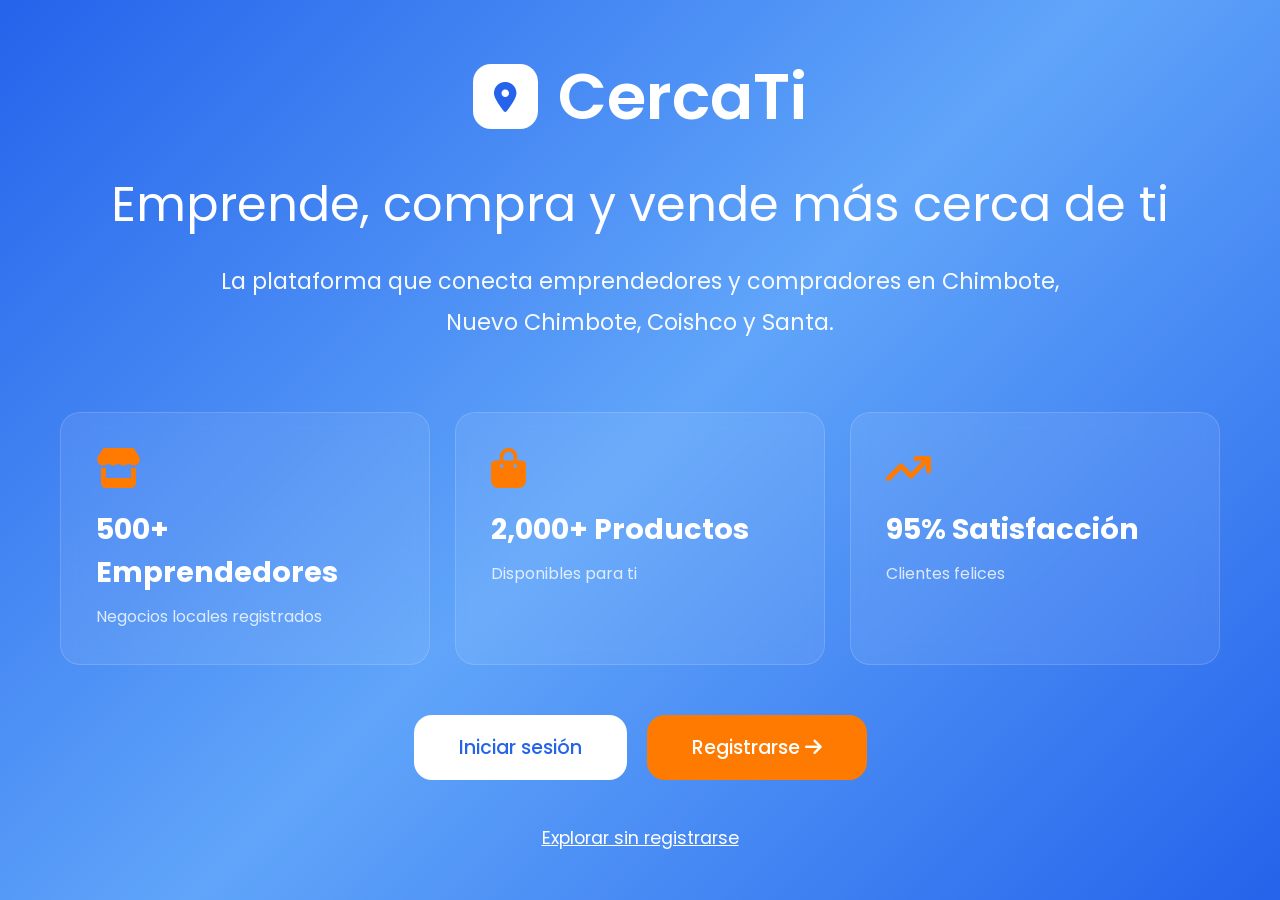
<file: index.html>
<!DOCTYPE html>
<html lang="es">
<head>
    <meta charset="UTF-8">
    <meta name="viewport" content="width=device-width, initial-scale=1.0">
    <title>CERCATI - Emprende cerca de ti</title>

    <link rel="stylesheet" href="assets/css/styles_index.css">

    <!-- ICONOS -->
    <link rel="stylesheet"
        href="https://cdnjs.cloudflare.com/ajax/libs/font-awesome/6.5.1/css/all.min.css">
</head>
<body>

    <main class="hero">

        <!-- LOGO -->
        <div class="logo-container">

            <div class="logo-box">
                <i class="fa-solid fa-location-dot"></i>
            </div>

            <h1>CercaTi</h1>

        </div>

        <!-- TITULO -->
        <h2>
            Emprende, compra y vende más cerca de ti
        </h2>

        <!-- DESCRIPCION -->
        <p class="subtitle">
            La plataforma que conecta emprendedores y compradores en
            Chimbote, Nuevo Chimbote, Coishco y Santa.
        </p>

        <!-- ESTADISTICAS -->
        <section class="stats-container">

            <div class="stat-card">
                <i class="fa-solid fa-store"></i>

                <h3>500+ Emprendedores</h3>

                <p>Negocios locales registrados</p>
            </div>

            <div class="stat-card">
                <i class="fa-solid fa-bag-shopping"></i>

                <h3>2,000+ Productos</h3>

                <p>Disponibles para ti</p>
            </div>

            <div class="stat-card">
                <i class="fa-solid fa-arrow-trend-up"></i>

                <h3>95% Satisfacción</h3>

                <p>Clientes felices</p>
            </div>

        </section>

        <!-- BOTONES -->
        <section class="buttons-container">

            <a href="pages/login.html" class="btn-login">
                Iniciar sesión
            </a>

            <a href="pages/registro_index.html" class="btn-register">
                Registrarse
                <i class="fa-solid fa-arrow-right"></i>
            </a>

        </section>

        <a href="pages/dashboard.html" class="guest-link">
            Explorar sin registrarse
        </a>

    </main>

    <!--  <script src="js/main.js"></script> -->

</body>
</html>
</file>
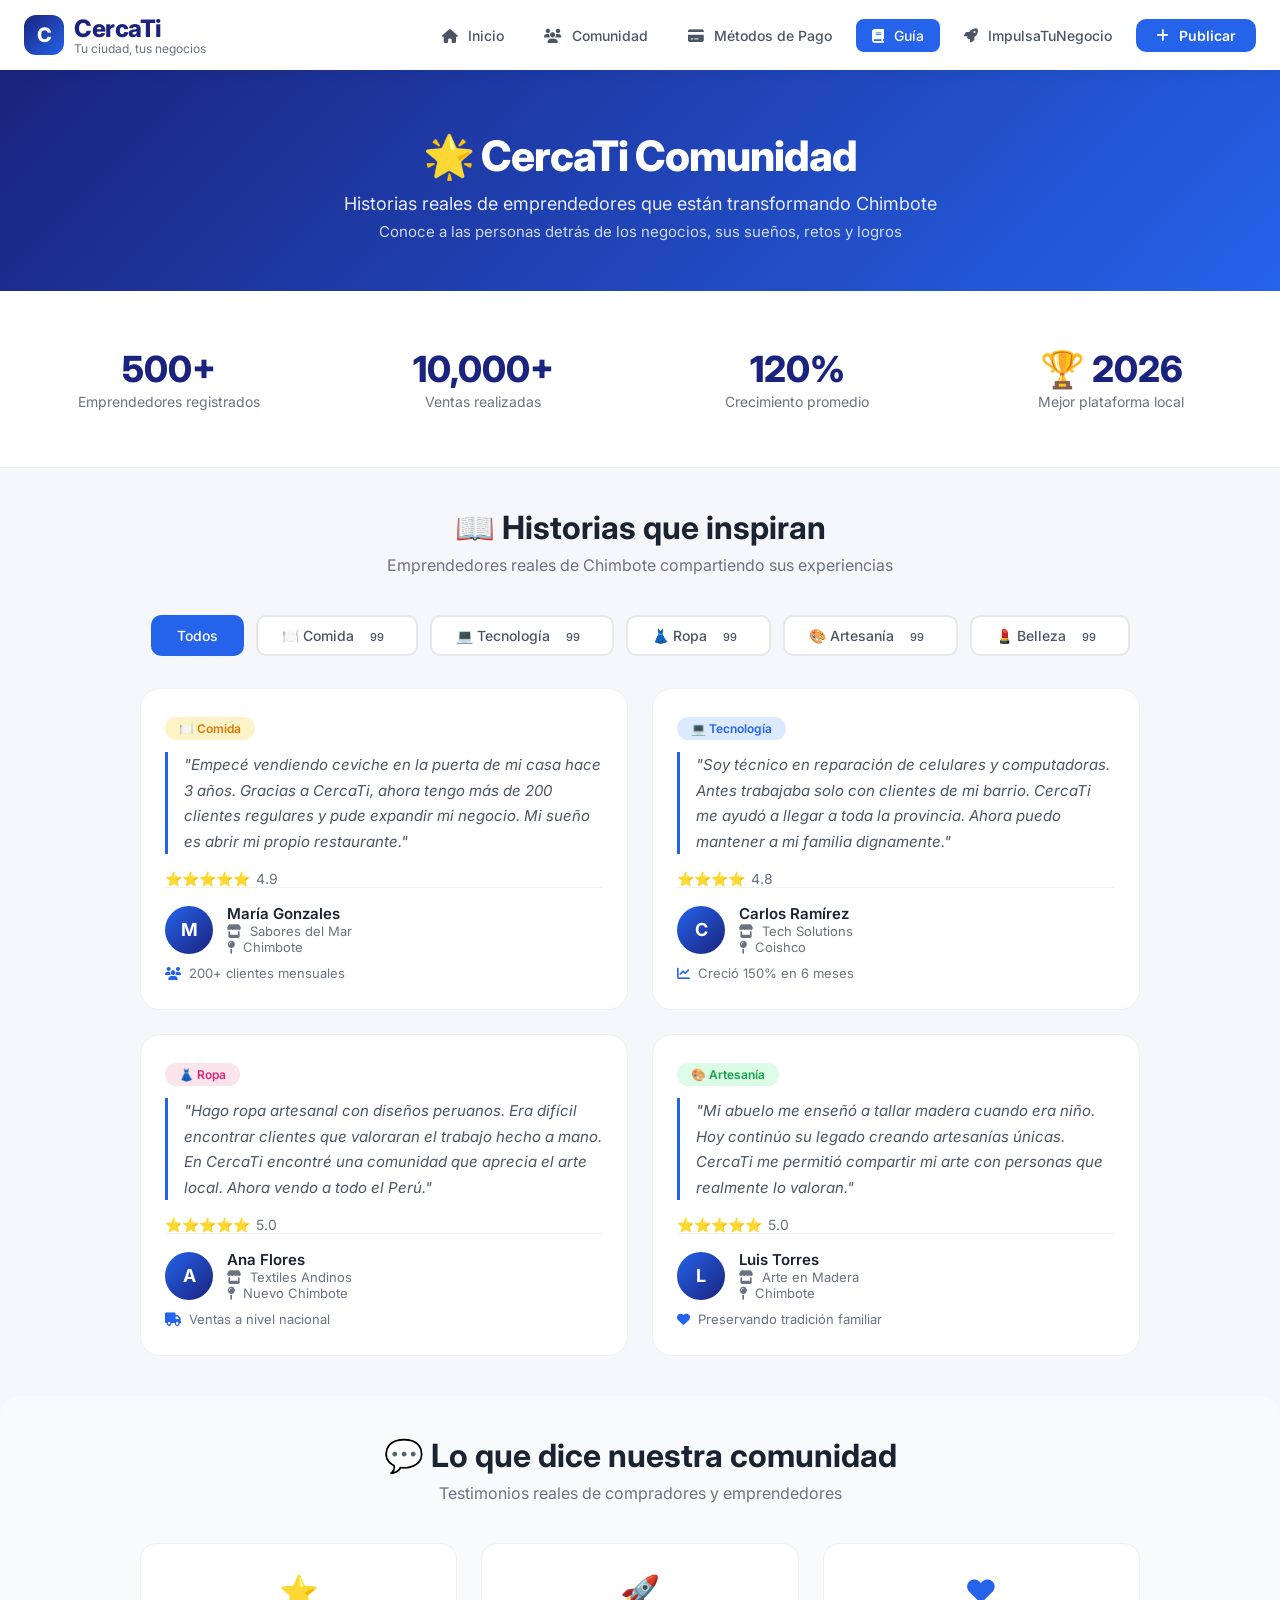
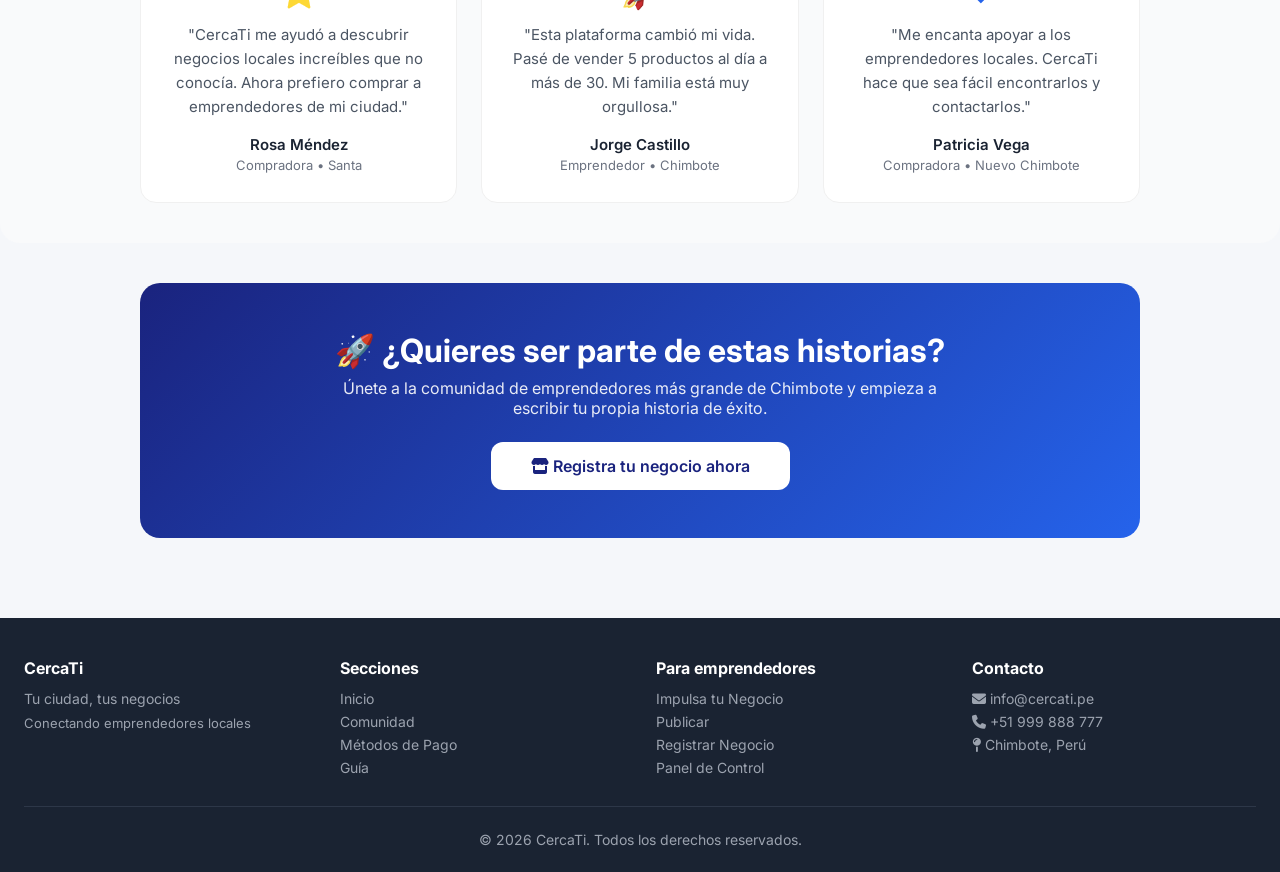
<file: pages/comunidad.html>
<!DOCTYPE html>
<html lang="es">
<head>
    <meta charset="UTF-8">
    <meta name="viewport" content="width=device-width, initial-scale=1.0">
    <title>CercaTi - Comunidad</title>
    
    <link rel="stylesheet" href="https://cdnjs.cloudflare.com/ajax/libs/font-awesome/6.4.0/css/all.min.css">
    
    <link href="https://fonts.googleapis.com/css2?family=Inter:wght@400;500;600;700;800&display=swap" rel="stylesheet">

    <link href="../assets/css/comunidad.css" rel="stylesheet">

</head>
<body>

    <header class="header">
        <div class="header-container">
            <a href="../pages/dashboard.html" class="logo">
                <div class="logo-icon">C</div>
                <div>
                    <span class="logo-text">CercaTi</span>
                    <span class="logo-sub">Tu ciudad, tus negocios</span>
                </div>
            </a>
            
            <nav class="nav-menu">
                <a href="../pages/dashboard.html"><i class="fas fa-home"></i> <span>Inicio</span></a>
                <a href="../pages/comunidad.html"><i class="fas fa-users"></i> <span>Comunidad</span></a>
                <a href="../pages/metodos_pago.html"><i class="fas fa-credit-card"></i> <span>Métodos de Pago</span></a>
                <a href="guia.html" class="active"><i class="fas fa-book"></i> <span>Guía</span></a>
                <a href="#impulsa"><i class="fas fa-rocket"></i> <span>ImpulsaTuNegocio</span></a>
                <a href="#" class="btn-publicar"><i class="fas fa-plus"></i> <span>Publicar</span></a>
            </nav>
        </div>
    </header>

    <!-- ============================================ -->
    <!-- HERO COMUNIDAD                              -->
    <!-- ============================================ -->

    <section class="hero-comunidad">
        <h1>🌟 CercaTi Comunidad</h1>
        <p>Historias reales de emprendedores que están transformando Chimbote</p>
        <p style="font-size: 15px; opacity: 0.8; margin-top: 8px;">Conoce a las personas detrás de los negocios, sus sueños, retos y logros</p>
    </section>

    <!-- ============================================ -->
    <!-- ESTADÍSTICAS                                -->
    <!-- ============================================ -->

    <section class="stats-section">
        <div class="stats-grid">
            <div class="stat-item">
                <span class="stat-number">500+</span>
                <span class="stat-label">Emprendedores registrados</span>
            </div>
            <div class="stat-item">
                <span class="stat-number">10,000+</span>
                <span class="stat-label">Ventas realizadas</span>
            </div>
            <div class="stat-item">
                <span class="stat-number">120%</span>
                <span class="stat-label">Crecimiento promedio</span>
            </div>
            <div class="stat-item">
                <span class="stat-number">🏆 2026</span>
                <span class="stat-label">Mejor plataforma local</span>
            </div>
        </div>
    </section>

    <!-- ============================================ -->
    <!-- HISTORIAS QUE INSPIRAN                     -->
    <!-- ============================================ -->

    <section class="section">
        <div class="section-header">
            <h2>📖 Historias que inspiran</h2>
            <p>Emprendedores reales de Chimbote compartiendo sus experiencias</p>
        </div>

        <!-- Filtros -->
        <div class="filter-tabs">
            <button class="filter-btn active" data-category="all">Todos</button>
            <button class="filter-btn" data-category="comida">🍽️ Comida <span class="count">99</span></button>
            <button class="filter-btn" data-category="tecnologia">💻 Tecnología <span class="count">99</span></button>
            <button class="filter-btn" data-category="ropa">👗 Ropa <span class="count">99</span></button>
            <button class="filter-btn" data-category="artesania">🎨 Artesanía <span class="count">99</span></button>
            <button class="filter-btn" data-category="belleza">💄 Belleza <span class="count">99</span></button>
        </div>

        <div class="stories-grid" id="storiesGrid">

            <!-- Historia 1: María - Comida -->
            <div class="story-card" data-category="comida">
                <span class="story-badge comida">🍽️ Comida</span>
                <div class="story-quote">
                    "Empecé vendiendo ceviche en la puerta de mi casa hace 3 años. Gracias a CercaTi, ahora tengo más de 200 clientes regulares y pude expandir mi negocio. Mi sueño es abrir mi propio restaurante."
                </div>
                <div class="story-rating">
                    ⭐⭐⭐⭐⭐ <span>4.9</span>
                </div>
                <div class="story-author">
                    <div class="avatar">M</div>
                    <div class="info">
                        <h4>María Gonzales</h4>
                        <div class="detail"><i class="fas fa-store"></i> Sabores del Mar</div>
                        <div class="detail"><i class="fas fa-map-pin"></i> Chimbote</div>
                    </div>
                </div>
                <div class="story-meta">
                    <span><i class="fas fa-users"></i> 200+ clientes mensuales</span>
                </div>
            </div>

            <!-- Historia 2: Carlos - Tecnología -->
            <div class="story-card" data-category="tecnologia">
                <span class="story-badge tecnologia">💻 Tecnología</span>
                <div class="story-quote">
                    "Soy técnico en reparación de celulares y computadoras. Antes trabajaba solo con clientes de mi barrio. CercaTi me ayudó a llegar a toda la provincia. Ahora puedo mantener a mi familia dignamente."
                </div>
                <div class="story-rating">
                    ⭐⭐⭐⭐ <span>4.8</span>
                </div>
                <div class="story-author">
                    <div class="avatar">C</div>
                    <div class="info">
                        <h4>Carlos Ramírez</h4>
                        <div class="detail"><i class="fas fa-store"></i> Tech Solutions</div>
                        <div class="detail"><i class="fas fa-map-pin"></i> Coishco</div>
                    </div>
                </div>
                <div class="story-meta">
                    <span><i class="fas fa-chart-line"></i> Creció 150% en 6 meses</span>
                </div>
            </div>

            <!-- Historia 3: Ana - Ropa -->
            <div class="story-card" data-category="ropa">
                <span class="story-badge ropa">👗 Ropa</span>
                <div class="story-quote">
                    "Hago ropa artesanal con diseños peruanos. Era difícil encontrar clientes que valoraran el trabajo hecho a mano. En CercaTi encontré una comunidad que aprecia el arte local. Ahora vendo a todo el Perú."
                </div>
                <div class="story-rating">
                    ⭐⭐⭐⭐⭐ <span>5.0</span>
                </div>
                <div class="story-author">
                    <div class="avatar">A</div>
                    <div class="info">
                        <h4>Ana Flores</h4>
                        <div class="detail"><i class="fas fa-store"></i> Textiles Andinos</div>
                        <div class="detail"><i class="fas fa-map-pin"></i> Nuevo Chimbote</div>
                    </div>
                </div>
                <div class="story-meta">
                    <span><i class="fas fa-truck"></i> Ventas a nivel nacional</span>
                </div>
            </div>

            <!-- Historia 4: Luis - Artesanía -->
            <div class="story-card" data-category="artesania">
                <span class="story-badge artesania">🎨 Artesanía</span>
                <div class="story-quote">
                    "Mi abuelo me enseñó a tallar madera cuando era niño. Hoy continúo su legado creando artesanías únicas. CercaTi me permitió compartir mi arte con personas que realmente lo valoran."
                </div>
                <div class="story-rating">
                    ⭐⭐⭐⭐⭐ <span>5.0</span>
                </div>
                <div class="story-author">
                    <div class="avatar">L</div>
                    <div class="info">
                        <h4>Luis Torres</h4>
                        <div class="detail"><i class="fas fa-store"></i> Arte en Madera</div>
                        <div class="detail"><i class="fas fa-map-pin"></i> Chimbote</div>
                    </div>
                </div>
                <div class="story-meta">
                    <span><i class="fas fa-heart"></i> Preservando tradición familiar</span>
                </div>
            </div>

        </div>
    </section>

    <!-- ============================================ -->
    <!-- TESTIMONIOS DE LA COMUNIDAD                 -->
    <!-- ============================================ -->

    <section class="section" style="background: #f9fafb; border-radius: 20px;">
        <div class="section-header">
            <h2>💬 Lo que dice nuestra comunidad</h2>
            <p>Testimonios reales de compradores y emprendedores</p>
        </div>

        <div class="testimonials-grid">
            <div class="testimonial-card">
                <span class="testimonial-icon">⭐</span>
                <p class="testimonial-text">"CercaTi me ayudó a descubrir negocios locales increíbles que no conocía. Ahora prefiero comprar a emprendedores de mi ciudad."</p>
                <div class="testimonial-author">
                    <h4>Rosa Méndez</h4>
                    <span class="role">Compradora • Santa</span>
                </div>
            </div>

            <div class="testimonial-card">
                <span class="testimonial-icon">🚀</span>
                <p class="testimonial-text">"Esta plataforma cambió mi vida. Pasé de vender 5 productos al día a más de 30. Mi familia está muy orgullosa."</p>
                <div class="testimonial-author">
                    <h4>Jorge Castillo</h4>
                    <span class="role">Emprendedor • Chimbote</span>
                </div>
            </div>

            <div class="testimonial-card">
                <span class="testimonial-icon">❤️</span>
                <p class="testimonial-text">"Me encanta apoyar a los emprendedores locales. CercaTi hace que sea fácil encontrarlos y contactarlos."</p>
                <div class="testimonial-author">
                    <h4>Patricia Vega</h4>
                    <span class="role">Compradora • Nuevo Chimbote</span>
                </div>
            </div>
        </div>
    </section>

    <!-- ============================================ -->
    <!-- CTA FINAL                                   -->
    <!-- ============================================ -->

    <section class="section">
        <div class="cta-comunidad">
            <h2>🚀 ¿Quieres ser parte de estas historias?</h2>
            <p>Únete a la comunidad de emprendedores más grande de Chimbote y empieza a escribir tu propia historia de éxito.</p>
            <a href="#" class="btn-cta"><i class="fas fa-store"></i> Registra tu negocio ahora</a>
        </div>
    </section>

    <!-- ============================================ -->
    <!-- FOOTER                                      -->
    <!-- ============================================ -->

    <footer class="footer">
        <div class="footer-container">
            <div>
                <h4>CercaTi</h4>
                <p style="font-size: 14px; margin-bottom: 8px;">Tu ciudad, tus negocios</p>
                <p style="font-size: 13px;">Conectando emprendedores locales</p>
            </div>
            <div>
                <h4>Secciones</h4>
                <a href="../pages/dashboard.html">Inicio</a>
                <a href="../pages/comunidad.html">Comunidad</a>
                <a href="../pages/metodos_pago.html">Métodos de Pago</a>
                <a href="../pages/dashboard.html">Guía</a>
            </div>
            <div>
                <h4>Para emprendedores</h4>
                <a href="#">Impulsa tu Negocio</a>
                <a href="#">Publicar</a>
                <a href="#">Registrar Negocio</a>
                <a href="#">Panel de Control</a>
            </div>
            <div>
                <h4>Contacto</h4>
                <a href="#"><i class="fas fa-envelope"></i> info@cercati.pe</a>
                <a href="#"><i class="fas fa-phone"></i> +51 999 888 777</a>
                <a href="#"><i class="fas fa-map-pin"></i> Chimbote, Perú</a>
            </div>
        </div>
        <div class="footer-bottom">
            © 2026 CercaTi. Todos los derechos reservados.
        </div>
    </footer>

    <script src="../assets/js/comunidad.js"></script>

</body>
</html>
</file>
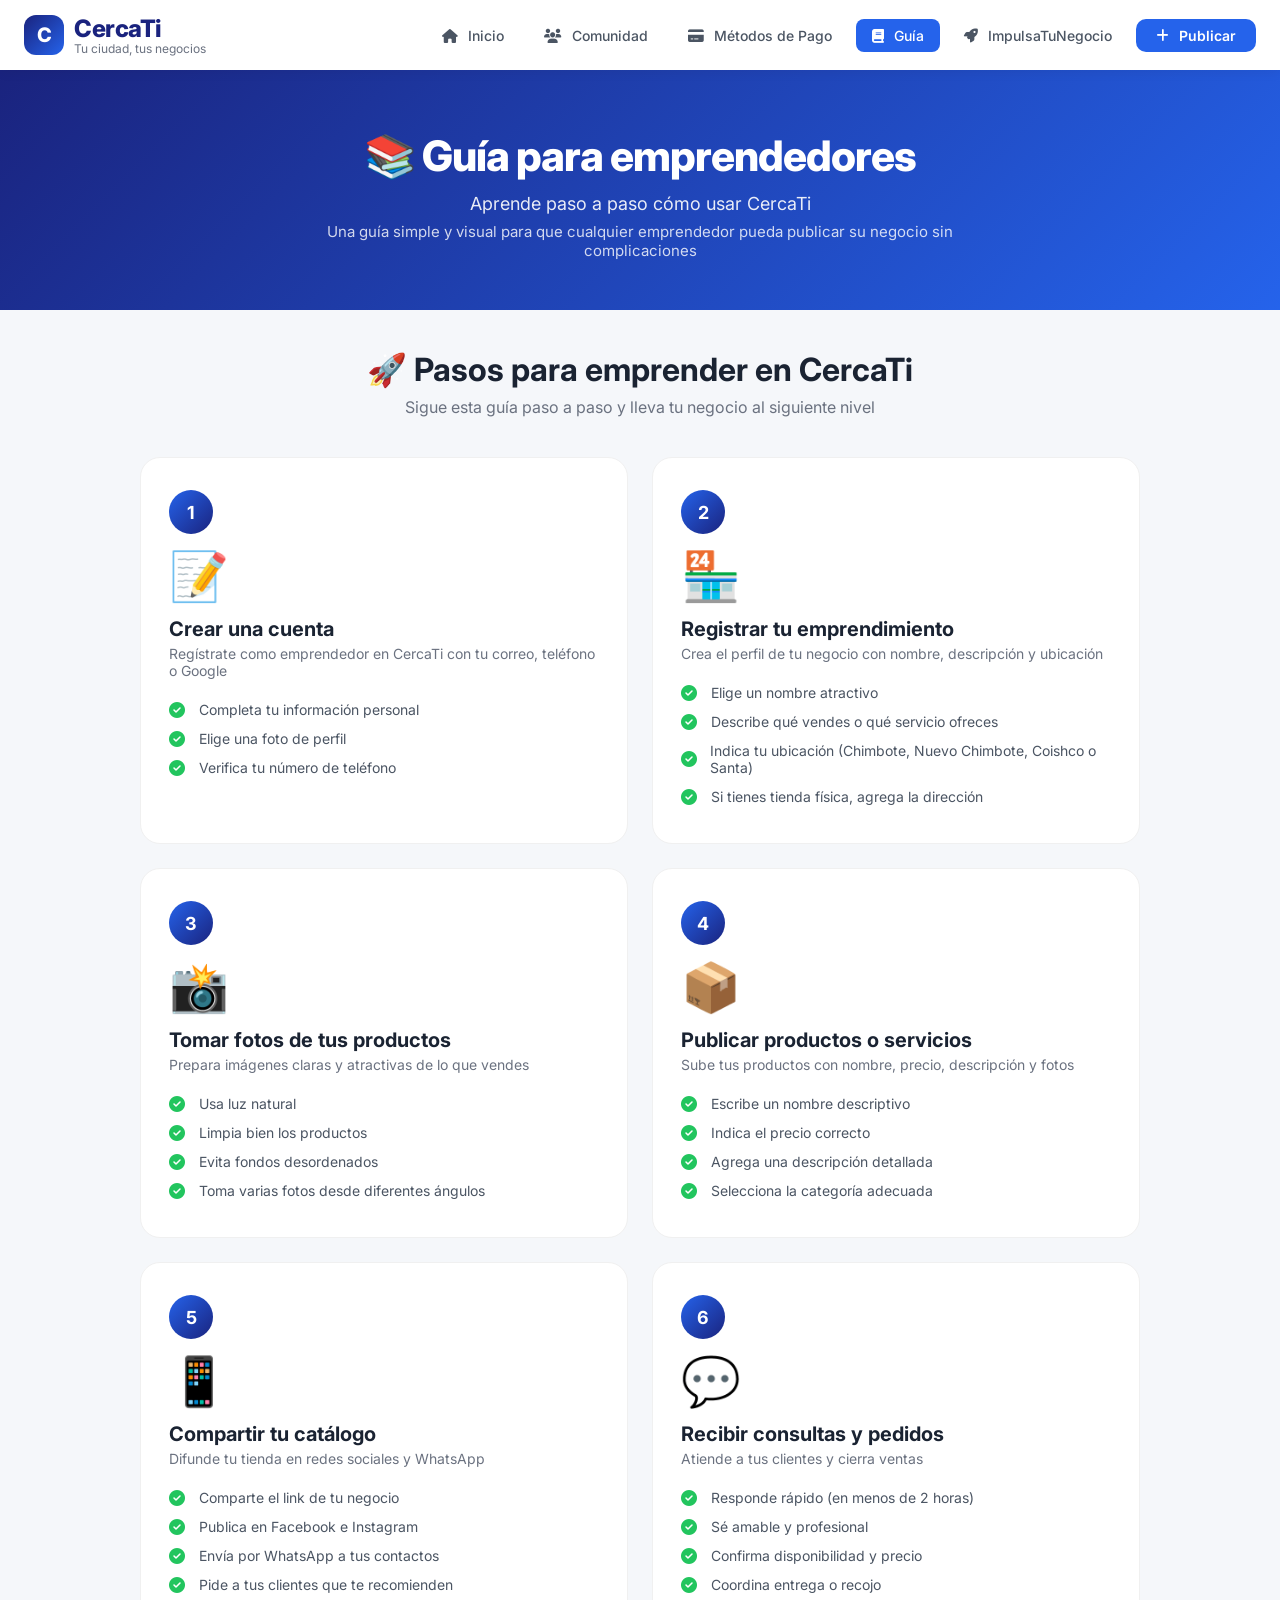
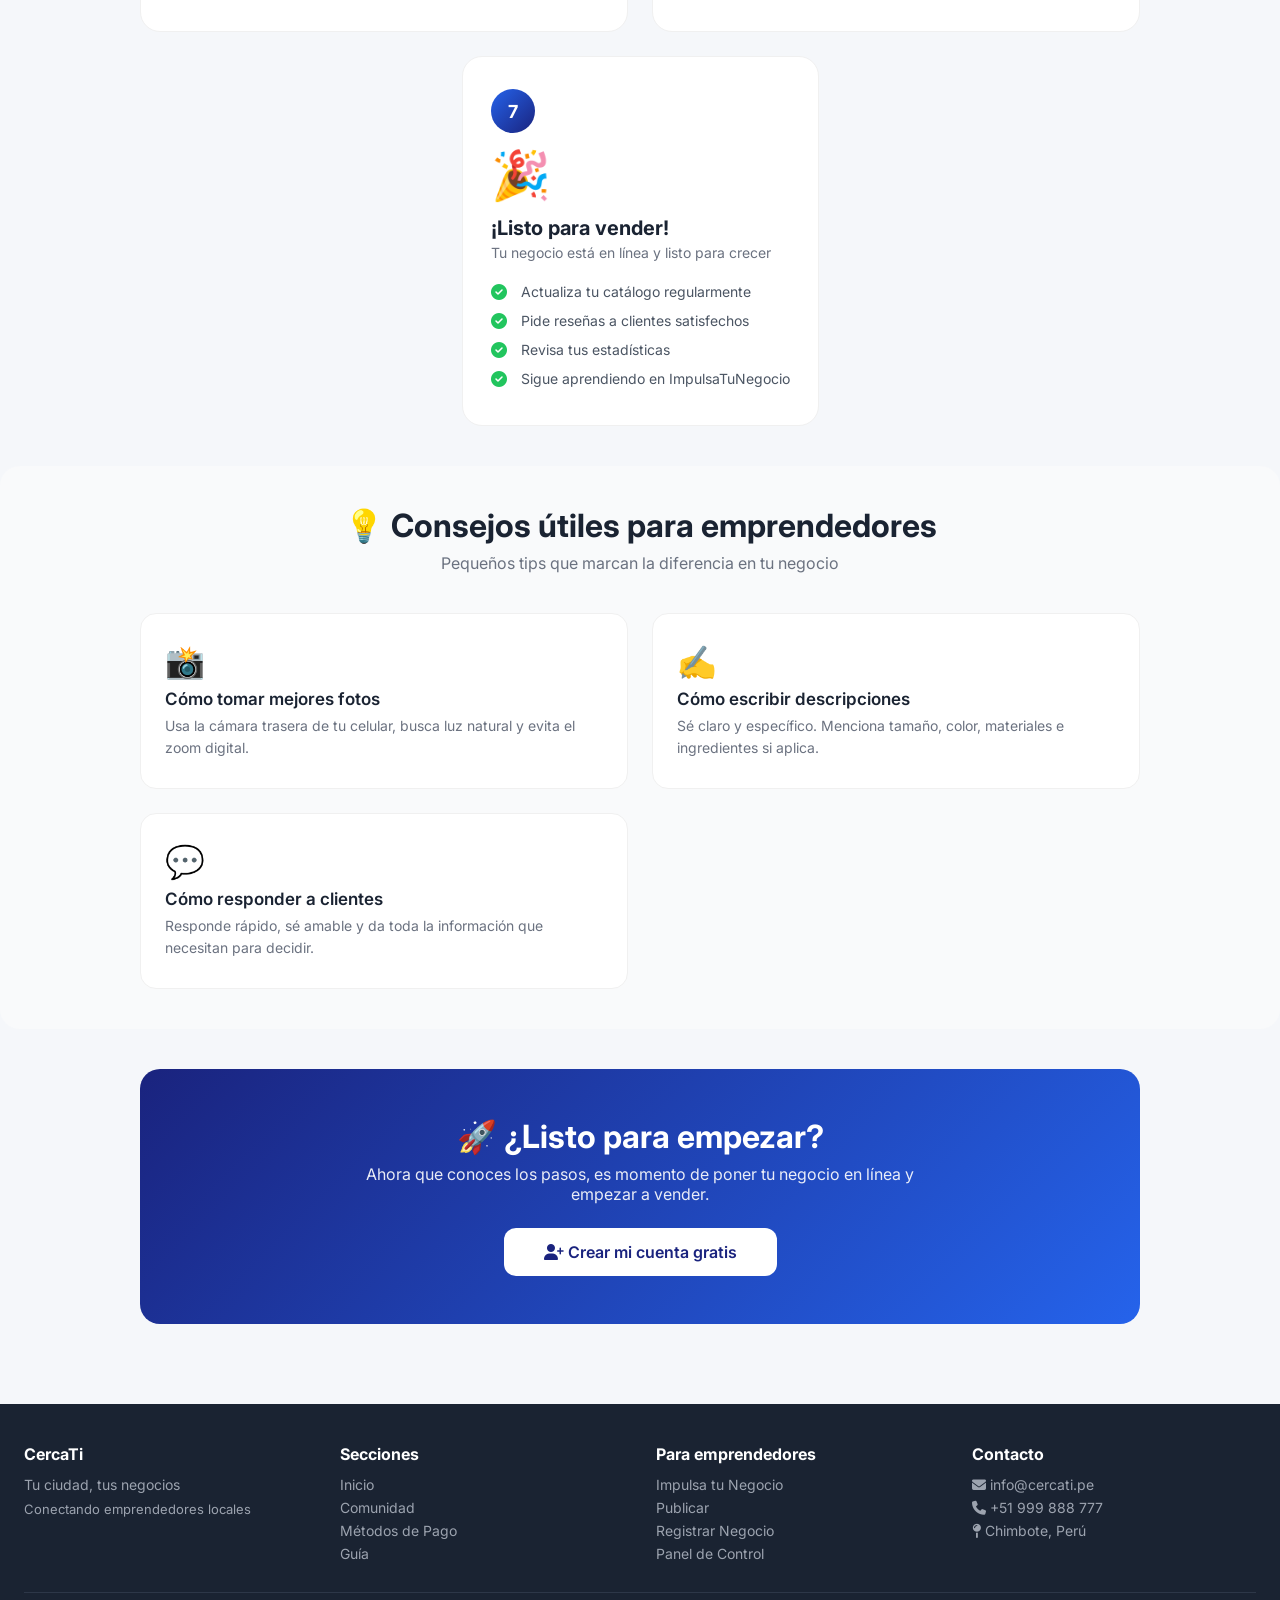
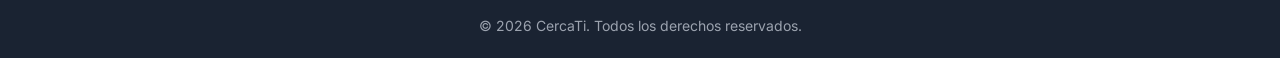
<file: pages/guia.html>
<!DOCTYPE html>
<html lang="es">
<head>
    <meta charset="UTF-8">
    <meta name="viewport" content="width=device-width, initial-scale=1.0">
    <title>CercaTi - Guía para Emprendedores</title>
    
    <link rel="stylesheet" href="https://cdnjs.cloudflare.com/ajax/libs/font-awesome/6.4.0/css/all.min.css">
    
    <link href="https://fonts.googleapis.com/css2?family=Inter:wght@400;500;600;700;800&display=swap" rel="stylesheet">
    
    <link href="../assets/css/guia.css" rel="stylesheet">

</head>
<body>

    <header class="header">
        <div class="header-container">
            <a href="../pages/dashboard.html" class="logo">
                <div class="logo-icon">C</div>
                <div>
                    <span class="logo-text">CercaTi</span>
                    <span class="logo-sub">Tu ciudad, tus negocios</span>
                </div>
            </a>
            
            <nav class="nav-menu">
                <a href="../pages/dashboard.html"><i class="fas fa-home"></i> <span>Inicio</span></a>
                <a href="../pages/comunidad.html"><i class="fas fa-users"></i> <span>Comunidad</span></a>
                <a href="../pages/metodos_pago.html"><i class="fas fa-credit-card"></i> <span>Métodos de Pago</span></a>
                <a href="../pages/dashboard.html" class="active"><i class="fas fa-book"></i> <span>Guía</span></a>
                <a href="#impulsa"><i class="fas fa-rocket"></i> <span>ImpulsaTuNegocio</span></a>
                <a href="#" class="btn-publicar"><i class="fas fa-plus"></i> <span>Publicar</span></a>
            </nav>
        </div>
    </header>

    <!-- ============================================ -->
    <!-- HERO GUÍA                                   -->
    <!-- ============================================ -->

    <section class="hero-guia">
        <h1>📚 Guía para emprendedores</h1>
        <p>Aprende paso a paso cómo usar CercaTi</p>
        <p style="font-size: 15px; opacity: 0.8; margin-top: 8px;">Una guía simple y visual para que cualquier emprendedor pueda publicar su negocio sin complicaciones</p>
    </section>

    <!-- ============================================ -->
    <!-- PASOS PARA EMPRENDER                        -->
    <!-- ============================================ -->

    <section class="section">
        <div class="section-header">
            <h2>🚀 Pasos para emprender en CercaTi</h2>
            <p>Sigue esta guía paso a paso y lleva tu negocio al siguiente nivel</p>
        </div>

        <div class="steps-grid">

            <!-- Paso 1 -->
            <div class="step-card">
                <span class="step-number">1</span>
                <span class="step-icon">📝</span>
                <h3>Crear una cuenta</h3>
                <p class="step-subtitle">Regístrate como emprendedor en CercaTi con tu correo, teléfono o Google</p>
                <ul class="step-list">
                    <li><i class="fas fa-check-circle"></i> Completa tu información personal</li>
                    <li><i class="fas fa-check-circle"></i> Elige una foto de perfil</li>
                    <li><i class="fas fa-check-circle"></i> Verifica tu número de teléfono</li>
                </ul>
            </div>

            <!-- Paso 2 -->
            <div class="step-card">
                <span class="step-number">2</span>
                <span class="step-icon">🏪</span>
                <h3>Registrar tu emprendimiento</h3>
                <p class="step-subtitle">Crea el perfil de tu negocio con nombre, descripción y ubicación</p>
                <ul class="step-list">
                    <li><i class="fas fa-check-circle"></i> Elige un nombre atractivo</li>
                    <li><i class="fas fa-check-circle"></i> Describe qué vendes o qué servicio ofreces</li>
                    <li><i class="fas fa-check-circle"></i> Indica tu ubicación (Chimbote, Nuevo Chimbote, Coishco o Santa)</li>
                    <li><i class="fas fa-check-circle"></i> Si tienes tienda física, agrega la dirección</li>
                </ul>
            </div>

            <!-- Paso 3 -->
            <div class="step-card">
                <span class="step-number">3</span>
                <span class="step-icon">📸</span>
                <h3>Tomar fotos de tus productos</h3>
                <p class="step-subtitle">Prepara imágenes claras y atractivas de lo que vendes</p>
                <ul class="step-list">
                    <li><i class="fas fa-check-circle"></i> Usa luz natural</li>
                    <li><i class="fas fa-check-circle"></i> Limpia bien los productos</li>
                    <li><i class="fas fa-check-circle"></i> Evita fondos desordenados</li>
                    <li><i class="fas fa-check-circle"></i> Toma varias fotos desde diferentes ángulos</li>
                </ul>
            </div>

            <!-- Paso 4 -->
            <div class="step-card">
                <span class="step-number">4</span>
                <span class="step-icon">📦</span>
                <h3>Publicar productos o servicios</h3>
                <p class="step-subtitle">Sube tus productos con nombre, precio, descripción y fotos</p>
                <ul class="step-list">
                    <li><i class="fas fa-check-circle"></i> Escribe un nombre descriptivo</li>
                    <li><i class="fas fa-check-circle"></i> Indica el precio correcto</li>
                    <li><i class="fas fa-check-circle"></i> Agrega una descripción detallada</li>
                    <li><i class="fas fa-check-circle"></i> Selecciona la categoría adecuada</li>
                </ul>
            </div>

            <!-- Paso 5 -->
            <div class="step-card">
                <span class="step-number">5</span>
                <span class="step-icon">📱</span>
                <h3>Compartir tu catálogo</h3>
                <p class="step-subtitle">Difunde tu tienda en redes sociales y WhatsApp</p>
                <ul class="step-list">
                    <li><i class="fas fa-check-circle"></i> Comparte el link de tu negocio</li>
                    <li><i class="fas fa-check-circle"></i> Publica en Facebook e Instagram</li>
                    <li><i class="fas fa-check-circle"></i> Envía por WhatsApp a tus contactos</li>
                    <li><i class="fas fa-check-circle"></i> Pide a tus clientes que te recomienden</li>
                </ul>
            </div>

            <!-- Paso 6 -->
            <div class="step-card">
                <span class="step-number">6</span>
                <span class="step-icon">💬</span>
                <h3>Recibir consultas y pedidos</h3>
                <p class="step-subtitle">Atiende a tus clientes y cierra ventas</p>
                <ul class="step-list">
                    <li><i class="fas fa-check-circle"></i> Responde rápido (en menos de 2 horas)</li>
                    <li><i class="fas fa-check-circle"></i> Sé amable y profesional</li>
                    <li><i class="fas fa-check-circle"></i> Confirma disponibilidad y precio</li>
                    <li><i class="fas fa-check-circle"></i> Coordina entrega o recojo</li>
                </ul>
            </div>

            <!-- Paso 7 -->
            <div class="step-card" style="grid-column: span 2; max-width: 500px; margin: 0 auto;">
                <span class="step-number">7</span>
                <span class="step-icon">🎉</span>
                <h3>¡Listo para vender!</h3>
                <p class="step-subtitle">Tu negocio está en línea y listo para crecer</p>
                <ul class="step-list">
                    <li><i class="fas fa-check-circle"></i> Actualiza tu catálogo regularmente</li>
                    <li><i class="fas fa-check-circle"></i> Pide reseñas a clientes satisfechos</li>
                    <li><i class="fas fa-check-circle"></i> Revisa tus estadísticas</li>
                    <li><i class="fas fa-check-circle"></i> Sigue aprendiendo en ImpulsaTuNegocio</li>
                </ul>
            </div>

        </div>
    </section>

    <!-- ============================================ -->
    <!-- CONSEJOS ÚTILES                             -->
    <!-- ============================================ -->

    <section class="section" style="background: #f9fafb; border-radius: 20px;">
        <div class="section-header">
            <h2>💡 Consejos útiles para emprendedores</h2>
            <p>Pequeños tips que marcan la diferencia en tu negocio</p>
        </div>

        <div class="tips-grid">
            <div class="tip-card">
                <span class="tip-icon">📸</span>
                <h4>Cómo tomar mejores fotos</h4>
                <p>Usa la cámara trasera de tu celular, busca luz natural y evita el zoom digital.</p>
            </div>

            <div class="tip-card">
                <span class="tip-icon">✍️</span>
                <h4>Cómo escribir descripciones</h4>
                <p>Sé claro y específico. Menciona tamaño, color, materiales e ingredientes si aplica.</p>
            </div>

            <div class="tip-card">
                <span class="tip-icon">💬</span>
                <h4>Cómo responder a clientes</h4>
                <p>Responde rápido, sé amable y da toda la información que necesitan para decidir.</p>
            </div>

            <div class="tip-card">
                <span class="tip-icon">📈</span>
                <h4>Cómo mejorar tus ventas</h4>
                <p>Publica regularmente, ofrece promociones y mantén actualizada tu disponibilidad.</p>
            </div>
        </div>
    </section>

    <!-- ============================================ -->
    <!-- CTA FINAL                                   -->
    <!-- ============================================ -->

    <section class="section">
        <div class="cta-guia">
            <h2>🚀 ¿Listo para empezar?</h2>
            <p>Ahora que conoces los pasos, es momento de poner tu negocio en línea y empezar a vender.</p>
            <a href="#" class="btn-cta"><i class="fas fa-user-plus"></i> Crear mi cuenta gratis</a>
        </div>
    </section>

    <!-- ============================================ -->
    <!-- FOOTER                                      -->
    <!-- ============================================ -->

    <footer class="footer">
        <div class="footer-container">
            <div>
                <h4>CercaTi</h4>
                <p style="font-size: 14px; margin-bottom: 8px;">Tu ciudad, tus negocios</p>
                <p style="font-size: 13px;">Conectando emprendedores locales</p>
            </div>
            <div>
                <h4>Secciones</h4>
                <a href="../pages/dashboard.html">Inicio</a>
                <a href="../pages/comunidad.html">Comunidad</a>
                <a href="../pages/metodos_pago.html">Métodos de Pago</a>
                <a href="../pages/dashboard.html">Guía</a>
            </div>
            <div>
                <h4>Para emprendedores</h4>
                <a href="#">Impulsa tu Negocio</a>
                <a href="#">Publicar</a>
                <a href="#">Registrar Negocio</a>
                <a href="#">Panel de Control</a>
            </div>
            <div>
                <h4>Contacto</h4>
                <a href="#"><i class="fas fa-envelope"></i> info@cercati.pe</a>
                <a href="#"><i class="fas fa-phone"></i> +51 999 888 777</a>
                <a href="#"><i class="fas fa-map-pin"></i> Chimbote, Perú</a>
            </div>
        </div>
        <div class="footer-bottom">
            © 2026 CercaTi. Todos los derechos reservados.
        </div>
    </footer>

    <script src="../assets/js/guia.js"></script>

</body>
</html>
</file>
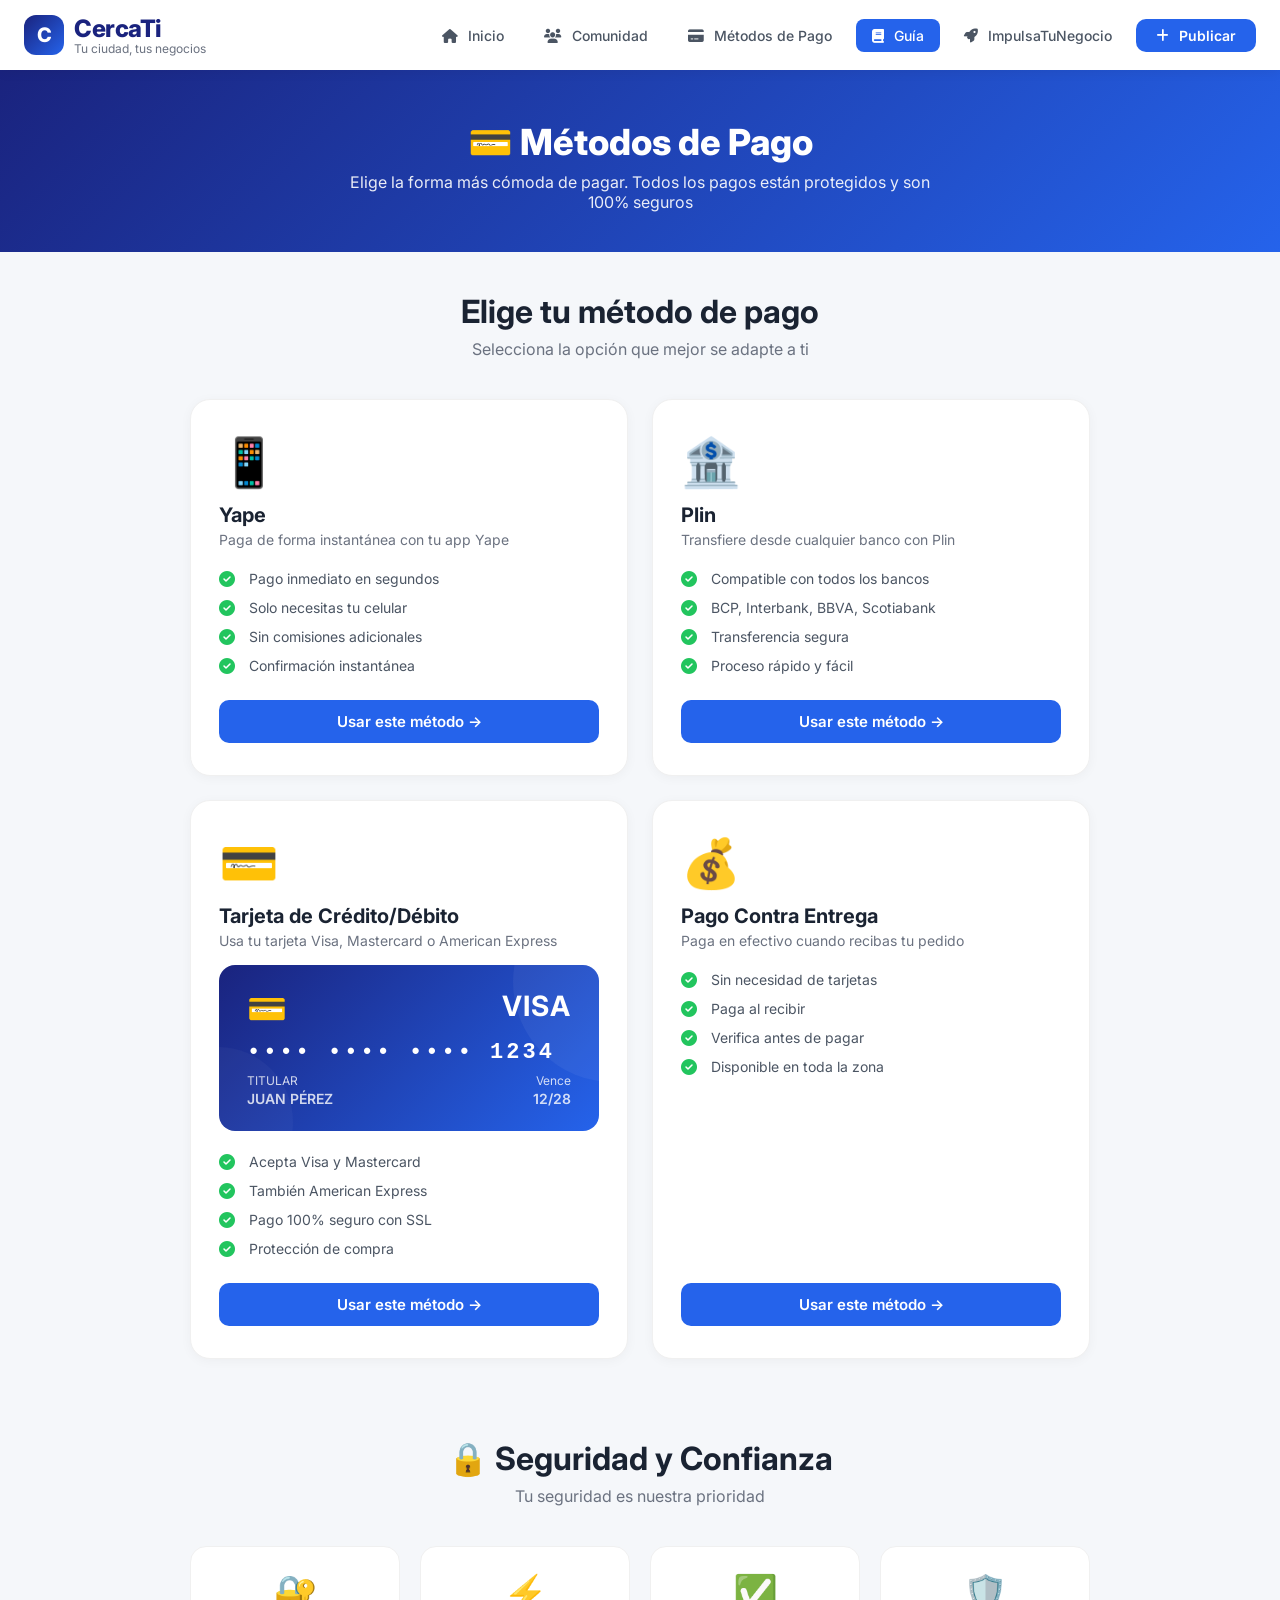
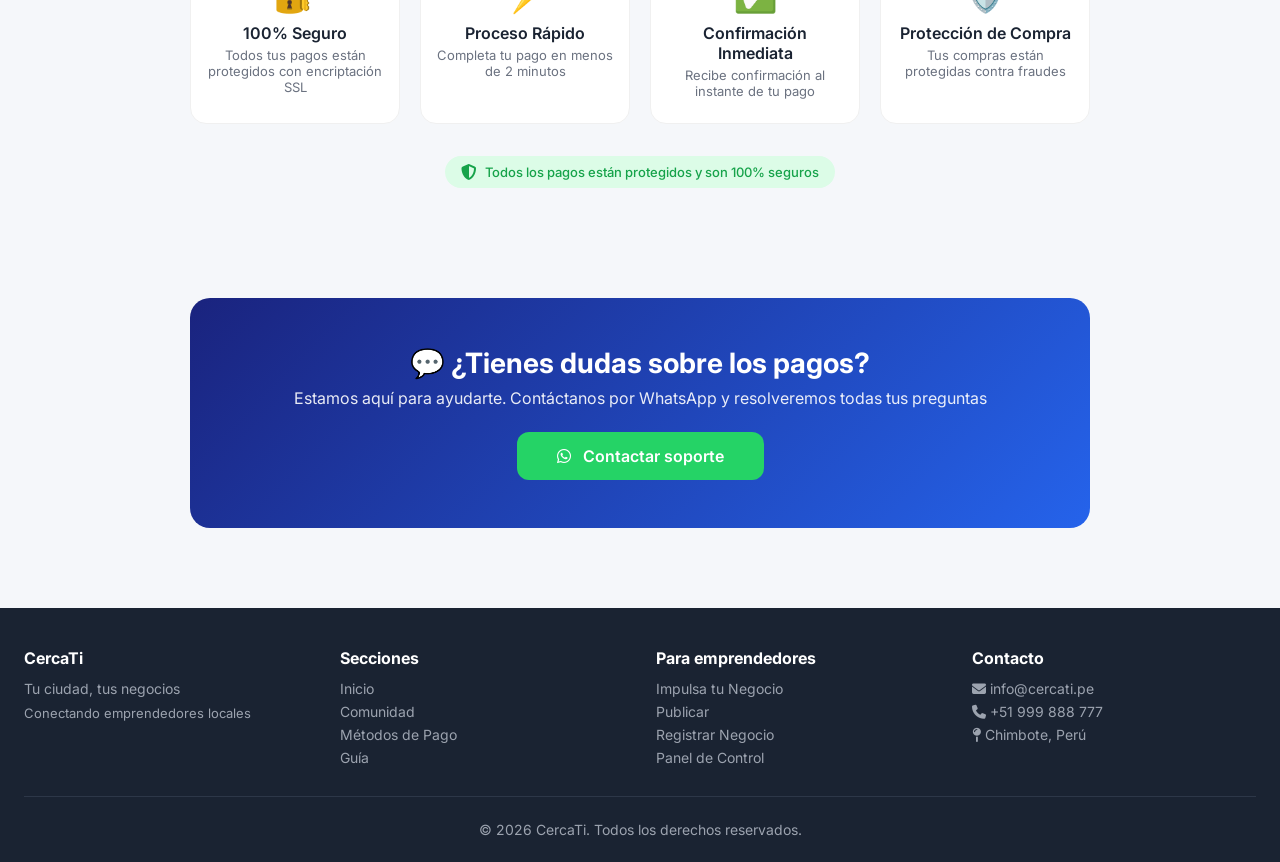
<file: pages/metodos_pago.html>
<!DOCTYPE html>
<html lang="es">
<head>
    <meta charset="UTF-8">
    <meta name="viewport" content="width=device-width, initial-scale=1.0">
    <title>CercaTi - Métodos de Pago</title>
    
    <link rel="stylesheet" href="https://cdnjs.cloudflare.com/ajax/libs/font-awesome/6.4.0/css/all.min.css">
    
    <link href="https://fonts.googleapis.com/css2?family=Inter:wght@400;500;600;700;800&display=swap" rel="stylesheet">
    <link href="../assets/css/metodos_pago.css" rel="stylesheet">

</head>
<body>

    <header class="header">
        <div class="header-container">
            <a href="../pages/dashboard.html" class="logo">
                <div class="logo-icon">C</div>
                <div>
                    <span class="logo-text">CercaTi</span>
                    <span class="logo-sub">Tu ciudad, tus negocios</span>
                </div>
            </a>
            
            <nav class="nav-menu">
                <a href="../pages/dashboard.html"><i class="fas fa-home"></i> <span>Inicio</span></a>
                <a href="../pages/comunidad.html"><i class="fas fa-users"></i> <span>Comunidad</span></a>
                <a href="../pages/metodos_pago.html"><i class="fas fa-credit-card"></i> <span>Métodos de Pago</span></a>
                <a href="guia.html" class="active"><i class="fas fa-book"></i> <span>Guía</span></a>
                <a href="#impulsa"><i class="fas fa-rocket"></i> <span>ImpulsaTuNegocio</span></a>
                <a href="#" class="btn-publicar"><i class="fas fa-plus"></i> <span>Publicar</span></a>
            </nav>
        </div>
    </header>

    <section class="payment-hero">
        <h1>💳 Métodos de Pago</h1>
        <p>Elige la forma más cómoda de pagar. Todos los pagos están protegidos y son 100% seguros</p>
    </section>

    <section class="section">
        <div class="section-header">
            <h2>Elige tu método de pago</h2>
            <p>Selecciona la opción que mejor se adapte a ti</p>
        </div>

        <div class="payment-grid">

            <!-- YAPE -->
            <div class="payment-card">
                <span class="card-icon">📱</span>
                <h3>Yape</h3>
                <p class="card-subtitle">Paga de forma instantánea con tu app Yape</p>
                <ul class="benefits">
                    <li><i class="fas fa-check-circle"></i> Pago inmediato en segundos</li>
                    <li><i class="fas fa-check-circle"></i> Solo necesitas tu celular</li>
                    <li><i class="fas fa-check-circle"></i> Sin comisiones adicionales</li>
                    <li><i class="fas fa-check-circle"></i> Confirmación instantánea</li>
                </ul>
                <button class="btn-payment">Usar este método →</button>
            </div>

            <!-- PLIN -->
            <div class="payment-card">
                <span class="card-icon">🏦</span>
                <h3>Plin</h3>
                <p class="card-subtitle">Transfiere desde cualquier banco con Plin</p>
                <ul class="benefits">
                    <li><i class="fas fa-check-circle"></i> Compatible con todos los bancos</li>
                    <li><i class="fas fa-check-circle"></i> BCP, Interbank, BBVA, Scotiabank</li>
                    <li><i class="fas fa-check-circle"></i> Transferencia segura</li>
                    <li><i class="fas fa-check-circle"></i> Proceso rápido y fácil</li>
                </ul>
                <button class="btn-payment">Usar este método →</button>
            </div>

            <!-- TARJETA DE CRÉDITO/DÉBITO -->
            <div class="payment-card">
                <span class="card-icon">💳</span>
                <h3>Tarjeta de Crédito/Débito</h3>
                <p class="card-subtitle">Usa tu tarjeta Visa, Mastercard o American Express</p>
                
                <!-- Visual de tarjeta -->
                <div class="credit-card-visual">
                    <div class="card-top">
                        <span class="card-chip">💳</span>
                        <span class="card-network">VISA</span>
                    </div>
                    <div class="card-number">•••• •••• •••• 1234</div>
                    <div class="card-bottom">
                        <div class="card-holder">
                            Titular <strong>JUAN PÉREZ</strong>
                        </div>
                        <div class="card-expiry">
                            Vence <strong>12/28</strong>
                        </div>
                    </div>
                </div>

                <ul class="benefits">
                    <li><i class="fas fa-check-circle"></i> Acepta Visa y Mastercard</li>
                    <li><i class="fas fa-check-circle"></i> También American Express</li>
                    <li><i class="fas fa-check-circle"></i> Pago 100% seguro con SSL</li>
                    <li><i class="fas fa-check-circle"></i> Protección de compra</li>
                </ul>
                <button class="btn-payment">Usar este método →</button>
            </div>

            <!-- PAGO CONTRA ENTREGA -->
            <div class="payment-card">
                <span class="card-icon">💰</span>
                <h3>Pago Contra Entrega</h3>
                <p class="card-subtitle">Paga en efectivo cuando recibas tu pedido</p>
                <ul class="benefits">
                    <li><i class="fas fa-check-circle"></i> Sin necesidad de tarjetas</li>
                    <li><i class="fas fa-check-circle"></i> Paga al recibir</li>
                    <li><i class="fas fa-check-circle"></i> Verifica antes de pagar</li>
                    <li><i class="fas fa-check-circle"></i> Disponible en toda la zona</li>
                </ul>
                <button class="btn-payment">Usar este método →</button>
            </div>

        </div>
    </section>

    <section class="section">
        <div class="section-header">
            <h2>🔒 Seguridad y Confianza</h2>
            <p>Tu seguridad es nuestra prioridad</p>
        </div>

        <div class="features-grid">
            <div class="feature-item">
                <span class="feature-icon">🔐</span>
                <h4>100% Seguro</h4>
                <p>Todos tus pagos están protegidos con encriptación SSL</p>
            </div>
            <div class="feature-item">
                <span class="feature-icon">⚡</span>
                <h4>Proceso Rápido</h4>
                <p>Completa tu pago en menos de 2 minutos</p>
            </div>
            <div class="feature-item">
                <span class="feature-icon">✅</span>
                <h4>Confirmación Inmediata</h4>
                <p>Recibe confirmación al instante de tu pago</p>
            </div>
            <div class="feature-item">
                <span class="feature-icon">🛡️</span>
                <h4>Protección de Compra</h4>
                <p>Tus compras están protegidas contra fraudes</p>
            </div>
        </div>

        <div style="text-align: center; margin-top: 20px;">
            <span class="security-badge">
                <i class="fas fa-shield-alt"></i> Todos los pagos están protegidos y son 100% seguros
            </span>
        </div>
    </section>

    <section class="section">
        <div class="support-cta">
            <h2>💬 ¿Tienes dudas sobre los pagos?</h2>
            <p>Estamos aquí para ayudarte. Contáctanos por WhatsApp y resolveremos todas tus preguntas</p>
            <a href="../pages/soporte.html" class="btn-support">
                <i class="fab fa-whatsapp"></i> Contactar soporte
            </a>
        </div>
    </section>

    <footer class="footer">
        <div class="footer-container">
            <div>
                <h4>CercaTi</h4>
                <p style="font-size: 14px; margin-bottom: 8px;">Tu ciudad, tus negocios</p>
                <p style="font-size: 13px;">Conectando emprendedores locales</p>
            </div>
            <div>
                <h4>Secciones</h4>
                <a href="../pages/dashboard.html">Inicio</a>
                <a href="../pages/comunidad.html">Comunidad</a>
                <a href="../pages/metodos_pago.html">Métodos de Pago</a>
                <a href="../pages/dashboard.html">Guía</a>
            </div>
            <div>
                <h4>Para emprendedores</h4>
                <a href="#">Impulsa tu Negocio</a>
                <a href="#">Publicar</a>
                <a href="#">Registrar Negocio</a>
                <a href="#">Panel de Control</a>
            </div>
            <div>
                <h4>Contacto</h4>
                <a href="#"><i class="fas fa-envelope"></i> info@cercati.pe</a>
                <a href="#"><i class="fas fa-phone"></i> +51 999 888 777</a>
                <a href="#"><i class="fas fa-map-pin"></i> Chimbote, Perú</a>
            </div>
        </div>
        <div class="footer-bottom">
            © 2026 CercaTi. Todos los derechos reservados.
        </div>
    </footer>

    <script src="../assets/js/metodos_pago.js"></script>

</body>
</html>
</file>
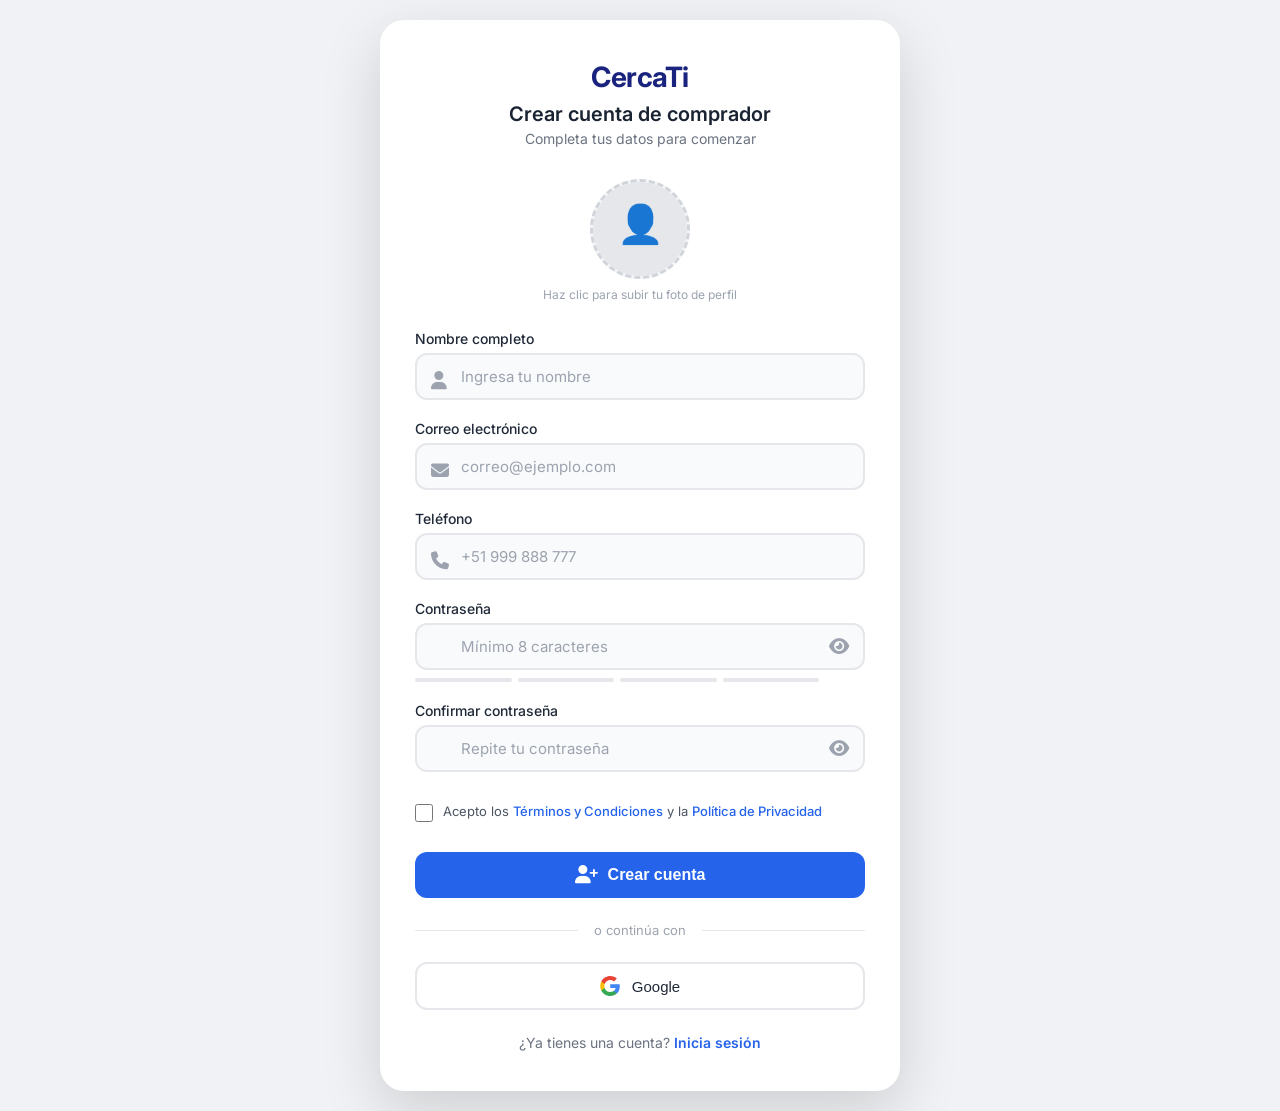
<file: pages/registro_comprador.html>
<!DOCTYPE html>
<html lang="es">
<head>
    <meta charset="UTF-8">
    <meta name="viewport" content="width=device-width, initial-scale=1.0">
    <title>CercaTi - Crear cuenta de comprador</title>
    
    <!-- Font Awesome para iconos -->
    <link rel="stylesheet" href="https://cdnjs.cloudflare.com/ajax/libs/font-awesome/6.4.0/css/all.min.css">
    <link rel="stylesheet" href="../assets/css/registro_comprador.css">
    <!-- Google Fonts -->
    <link href="https://fonts.googleapis.com/css2?family=Inter:wght@400;500;600;700&display=swap" rel="stylesheet">

</head>
<body>

    <div class="register-modal" id="registerModal">
        
        <!-- Título principal -->
        <div class="register-header">
            <h1 class="register-title">CercaTi</h1>
            <h2 class="register-subtitle">Crear cuenta de comprador</h2>
            <p class="register-description">Completa tus datos para comenzar</p>
        </div>

        <form id="registerFormComprador" class="register-form active">
            
            <div class="profile-photo-container">
                <div class="profile-photo-circle" id="profilePhotoPreview">
                    <img src="data:image/svg+xml,%3Csvg xmlns='http://www.w3.org/2000/svg' width='100' height='100' viewBox='0 0 100 100'%3E%3Ccircle cx='50' cy='50' r='50' fill='%23e5e7eb'/%3E%3Ctext x='50' y='58' text-anchor='middle' font-family='Arial' font-size='40' fill='%239ca3af'%3E👤%3C/text%3E%3C/svg%3E" 
                         alt="Foto de perfil" 
                         id="profilePhotoImg">
                    <div class="photo-overlay">
                        <i class="fas fa-camera"></i>
                        <span>Subir foto</span>
                    </div>
                </div>
                <input type="file" id="profilePhotoInput" accept="image/*" style="display: none;">
                <small class="photo-hint">Haz clic para subir tu foto de perfil</small>
            </div>

            <div class="form-group">
                <label for="compradorNombre" class="form-label">Nombre completo</label>
                <input 
                    type="text" 
                    id="compradorNombre" 
                    class="form-input"
                    placeholder="Ingresa tu nombre"
                    required
                >
                <i class="fas fa-user form-icon"></i>
                <div class="error-message" id="errorNombre"></div>
            </div>

            <div class="form-group">
                <label for="compradorEmail" class="form-label">Correo electrónico</label>
                <input 
                    type="email" 
                    id="compradorEmail" 
                    class="form-input"
                    placeholder="correo@ejemplo.com"
                    required
                >
                <i class="fas fa-envelope form-icon"></i>
                <div class="error-message" id="errorEmail"></div>
            </div>

            <div class="form-group">
                <label for="compradorTelefono" class="form-label">Teléfono</label>
                <input 
                    type="tel" 
                    id="compradorTelefono" 
                    class="form-input"
                    placeholder="+51 999 888 777"
                    required
                >
                <i class="fas fa-phone form-icon"></i>
                <div class="error-message" id="errorTelefono"></div>
            </div>

            <div class="form-group">
                <label for="compradorPassword" class="form-label">Contraseña</label>
                <div class="password-input-wrapper">
                    <input 
                        type="password" 
                        id="compradorPassword" 
                        class="form-input"
                        placeholder="Mínimo 8 caracteres"
                        minlength="8"
                        required
                    >
                    <i class="fas fa-eye toggle-password" id="togglePassword1"></i>
                </div>
                <div class="password-strength" id="passwordStrength">
                    <span class="strength-bar"></span>
                    <span class="strength-bar"></span>
                    <span class="strength-bar"></span>
                    <span class="strength-bar"></span>
                    <span class="strength-text"></span>
                </div>
                <div class="error-message" id="errorPassword"></div>
            </div>

            <div class="form-group">
                <label for="compradorConfirmPassword" class="form-label">Confirmar contraseña</label>
                <div class="password-input-wrapper">
                    <input 
                        type="password" 
                        id="compradorConfirmPassword" 
                        class="form-input"
                        placeholder="Repite tu contraseña"
                        required
                    >
                    <i class="fas fa-eye toggle-password" id="togglePassword2"></i>
                </div>
                <div class="error-message" id="errorConfirmPassword"></div>
            </div>

            <div class="form-check" id="terminosContainer">
                <input type="checkbox" id="terminosComprador" required>
                <label for="terminosComprador">
                    Acepto los <a href="#" class="link">Términos y Condiciones</a> y la 
                    <a href="#" class="link">Política de Privacidad</a>
                </label>
            </div>

            <button type="submit" class="btn-register">
                <i class="fas fa-user-plus"></i>
                Crear cuenta
            </button>

            <div class="divider">
                <span>o continúa con</span>
            </div>

            <button type="button" class="btn-google" id="googleRegister">
                <!-- Icono SVG de Google -->
                <span class="google-icon">
                    <svg viewBox="0 0 24 24" width="20" height="20" xmlns="http://www.w3.org/2000/svg">
                        <g transform="matrix(1, 0, 0, 1, 27.009001, -39.238998)">
                            <path fill="#4285F4" d="M -3.264 51.509 C -3.264 50.719 -3.334 49.969 -3.454 49.239 L -14.754 49.239 L -14.754 53.749 L -8.284 53.749 C -8.574 55.229 -9.424 56.479 -10.684 57.329 L -10.684 60.329 L -6.824 60.329 C -4.564 58.239 -3.264 55.159 -3.264 51.509 Z"/>
                            <path fill="#34A853" d="M -14.754 63.239 C -11.514 63.239 -8.804 62.159 -6.824 60.329 L -10.684 57.329 C -11.764 58.049 -13.134 58.489 -14.754 58.489 C -17.884 58.489 -20.534 56.379 -21.484 53.529 L -25.464 53.529 L -25.464 56.619 C -23.494 60.539 -19.444 63.239 -14.754 63.239 Z"/>
                            <path fill="#FBBC05" d="M -21.484 53.529 C -21.734 52.809 -21.864 52.039 -21.864 51.239 C -21.864 50.439 -21.724 49.669 -21.484 48.949 L -21.484 45.859 L -25.464 45.859 C -26.284 47.479 -26.754 49.299 -26.754 51.239 C -26.754 53.179 -26.284 54.999 -25.464 56.619 L -21.484 53.529 Z"/>
                            <path fill="#EA4335" d="M -14.754 43.989 C -12.984 43.989 -11.404 44.599 -10.154 45.789 L -6.734 42.369 C -8.804 40.429 -11.514 39.239 -14.754 39.239 C -19.444 39.239 -23.494 41.939 -25.464 45.859 L -21.484 48.949 C -20.534 46.099 -17.884 43.989 -14.754 43.989 Z"/>
                        </g>
                    </svg>
                </span>
                Google
            </button>

            <p class="register-footer">
                ¿Ya tienes una cuenta? 
                <a href="#" class="link" id="switchToLogin">Inicia sesión</a>
            </p>
        </form>
    </div>
<script src="../assets/js/registro_comprador.js"></script>

</body>
</html>
</file>
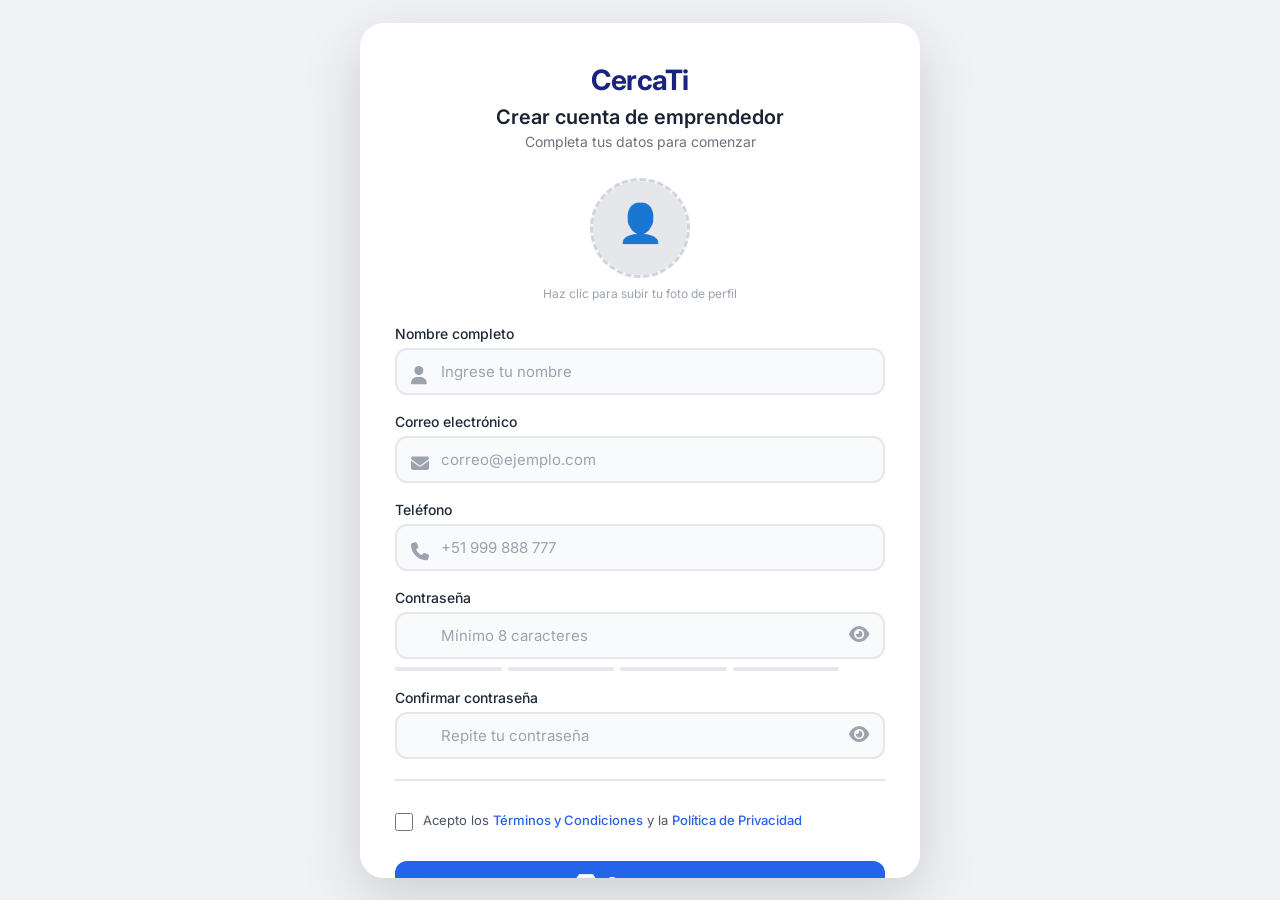
<file: pages/registro_emprendedor.html>
<!DOCTYPE html>
<html lang="es">
<head>
    <meta charset="UTF-8">
    <meta name="viewport" content="width=device-width, initial-scale=1.0">
    <title>CercaTi - Crear cuenta de emprendedor</title>
    
    <link rel="stylesheet" href="https://cdnjs.cloudflare.com/ajax/libs/font-awesome/6.4.0/css/all.min.css">
    <link rel="stylesheet" href="../assets/css/registro_emprendedor.css">
    <link href="https://fonts.googleapis.com/css2?family=Inter:wght@400;500;600;700&display=swap" rel="stylesheet">

</head>
<body>

    <div class="register-modal" id="registerModal">
        
        <div class="register-header">
            <h1 class="register-title">CercaTi</h1>
            <h2 class="register-subtitle">Crear cuenta de emprendedor</h2>
            <p class="register-description">Completa tus datos para comenzar</p>
        </div>

        <form id="registerFormEmprendedor">
            
            <div class="profile-photo-container">
                <div class="profile-photo-circle" id="profilePhotoPreview">
                    <img src="data:image/svg+xml,%3Csvg xmlns='http://www.w3.org/2000/svg' width='100' height='100' viewBox='0 0 100 100'%3E%3Ccircle cx='50' cy='50' r='50' fill='%23e5e7eb'/%3E%3Ctext x='50' y='58' text-anchor='middle' font-family='Arial' font-size='40' fill='%239ca3af'%3E👤%3C/text%3E%3C/svg%3E" 
                         alt="Foto de perfil" 
                         id="profilePhotoImg">
                    <div class="photo-overlay">
                        <i class="fas fa-camera"></i>
                        <span>Subir foto</span>
                    </div>
                </div>
                <input type="file" id="profilePhotoInput" accept="image/*" style="display: none;">
                <small class="photo-hint">Haz clic para subir tu foto de perfil</small>
            </div>

            <div class="form-group">
                <label for="emprendedorNombre" class="form-label">Nombre completo</label>
                <input 
                    type="text" 
                    id="emprendedorNombre" 
                    class="form-input"
                    placeholder="Ingrese tu nombre"
                    required
                >
                <i class="fas fa-user form-icon"></i>
                <div class="error-message" id="errorNombre"></div>
            </div>

            <div class="form-group">
                <label for="emprendedorEmail" class="form-label">Correo electrónico</label>
                <input 
                    type="email" 
                    id="emprendedorEmail" 
                    class="form-input"
                    placeholder="correo@ejemplo.com"
                    required
                >
                <i class="fas fa-envelope form-icon"></i>
                <div class="error-message" id="errorEmail"></div>
            </div>

            <div class="form-group">
                <label for="emprendedorTelefono" class="form-label">Teléfono</label>
                <input 
                    type="tel" 
                    id="emprendedorTelefono" 
                    class="form-input"
                    placeholder="+51 999 888 777"
                    required
                >
                <i class="fas fa-phone form-icon"></i>
                <div class="error-message" id="errorTelefono"></div>
            </div>

            <div class="form-group">
                <label for="emprendedorPassword" class="form-label">Contraseña</label>
                <div class="password-input-wrapper">
                    <input 
                        type="password" 
                        id="emprendedorPassword" 
                        class="form-input"
                        placeholder="Mínimo 8 caracteres"
                        minlength="8"
                        required
                    >
                    <i class="fas fa-eye toggle-password" id="togglePassword1"></i>
                </div>
                <div class="password-strength" id="passwordStrength">
                    <span class="strength-bar"></span>
                    <span class="strength-bar"></span>
                    <span class="strength-bar"></span>
                    <span class="strength-bar"></span>
                    <span class="strength-text"></span>
                </div>
                <div class="error-message" id="errorPassword"></div>
            </div>

            <div class="form-group">
                <label for="emprendedorConfirmPassword" class="form-label">Confirmar contraseña</label>
                <div class="password-input-wrapper">
                    <input 
                        type="password" 
                        id="emprendedorConfirmPassword" 
                        class="form-input"
                        placeholder="Repite tu contraseña"
                        required
                    >
                    <i class="fas fa-eye toggle-password" id="togglePassword2"></i>
                </div>
                <div class="error-message" id="errorConfirmPassword"></div>
            </div>

            <hr style="border: none; border-top: 2px solid #e5e7eb; margin: 20px 0;">

            <div class="form-check" id="terminosContainer">
                <input type="checkbox" id="terminosEmprendedor" required>
                <label for="terminosEmprendedor">
                    Acepto los <a href="#" class="link">Términos y Condiciones</a> y la 
                    <a href="#" class="link">Política de Privacidad</a>
                </label>
            </div>

            <button type="submit" class="btn-register">
                <i class="fas fa-store"></i>
                Crear cuenta
            </button>

            <div class="divider">
                <span>o continúa con</span>
            </div>

            <button type="button" class="btn-google" id="googleRegister">
                <span class="google-icon">
                    <svg viewBox="0 0 24 24" width="20" height="20" xmlns="http://www.w3.org/2000/svg">
                        <g transform="matrix(1, 0, 0, 1, 27.009001, -39.238998)">
                            <path fill="#4285F4" d="M -3.264 51.509 C -3.264 50.719 -3.334 49.969 -3.454 49.239 L -14.754 49.239 L -14.754 53.749 L -8.284 53.749 C -8.574 55.229 -9.424 56.479 -10.684 57.329 L -10.684 60.329 L -6.824 60.329 C -4.564 58.239 -3.264 55.159 -3.264 51.509 Z"/>
                            <path fill="#34A853" d="M -14.754 63.239 C -11.514 63.239 -8.804 62.159 -6.824 60.329 L -10.684 57.329 C -11.764 58.049 -13.134 58.489 -14.754 58.489 C -17.884 58.489 -20.534 56.379 -21.484 53.529 L -25.464 53.529 L -25.464 56.619 C -23.494 60.539 -19.444 63.239 -14.754 63.239 Z"/>
                            <path fill="#FBBC05" d="M -21.484 53.529 C -21.734 52.809 -21.864 52.039 -21.864 51.239 C -21.864 50.439 -21.724 49.669 -21.484 48.949 L -21.484 45.859 L -25.464 45.859 C -26.284 47.479 -26.754 49.299 -26.754 51.239 C -26.754 53.179 -26.284 54.999 -25.464 56.619 L -21.484 53.529 Z"/>
                            <path fill="#EA4335" d="M -14.754 43.989 C -12.984 43.989 -11.404 44.599 -10.154 45.789 L -6.734 42.369 C -8.804 40.429 -11.514 39.239 -14.754 39.239 C -19.444 39.239 -23.494 41.939 -25.464 45.859 L -21.484 48.949 C -20.534 46.099 -17.884 43.989 -14.754 43.989 Z"/>
                        </g>
                    </svg>
                </span>
                Google
            </button>

            <p class="register-footer">
                ¿Ya tienes una cuenta? 
                <a href="#" class="link" id="switchToLogin">Inicia sesión</a>
            </p>
        </form>
    </div>
<script src="../assets/js/registro_emprendedor.js"></script>

</body>
</html>
</file>
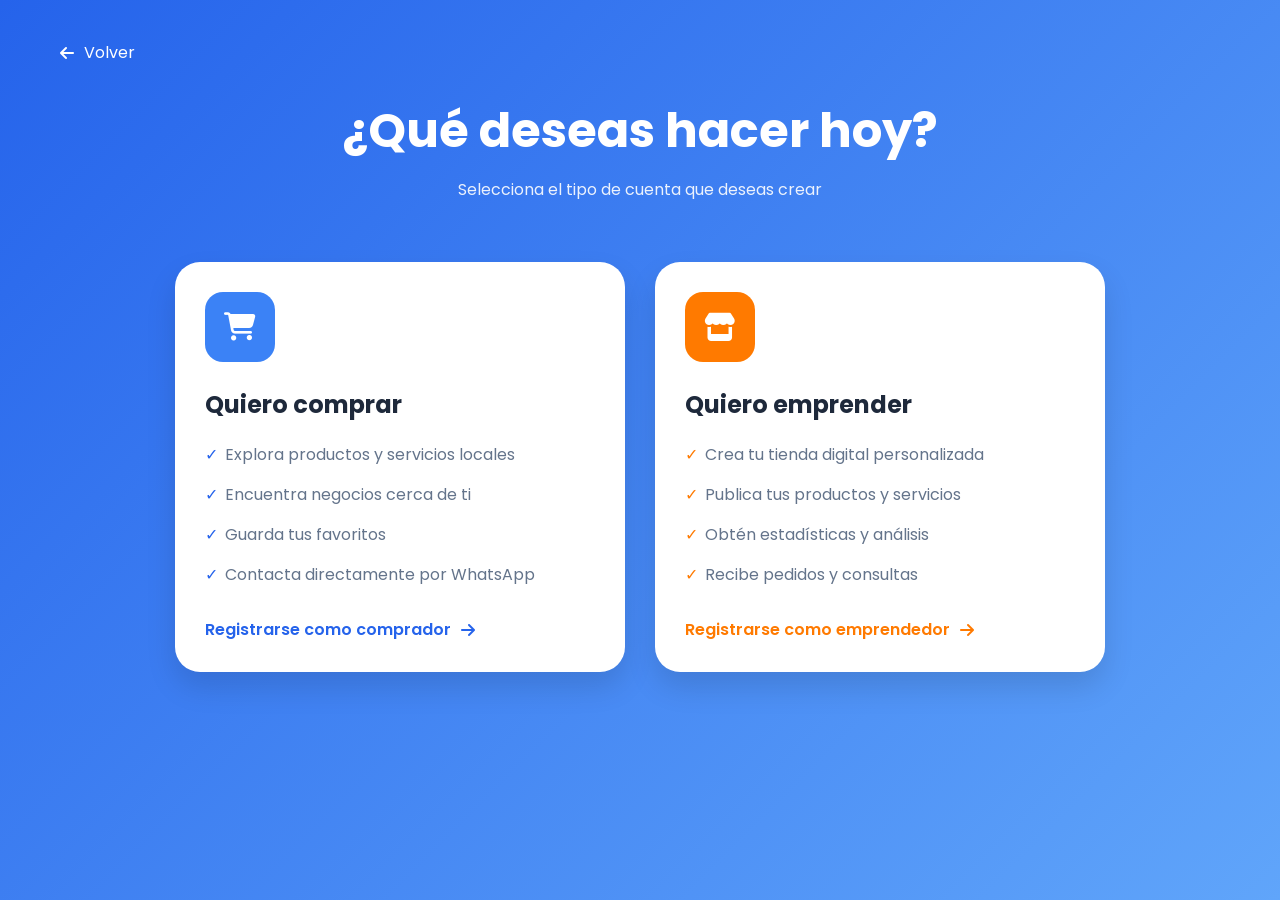
<file: pages/registro_index.html>
<!DOCTYPE html>
<html lang="es">
<head>
    <meta charset="UTF-8">
    <meta name="viewport" content="width=device-width, initial-scale=1.0">
    <title>Registro | CERCATI</title>

    <link rel="stylesheet" href="../assets/css/registro_index.css">

    <link rel="stylesheet"
    href="https://cdnjs.cloudflare.com/ajax/libs/font-awesome/6.5.2/css/all.min.css">
</head>
<body>

<div class="container">

    <a href="../index.html" class="back-btn">
        <i class="fa-solid fa-arrow-left"></i>
        Volver
    </a>

    <div class="header">

        <h1>¿Qué deseas hacer hoy?</h1>

        <p>
            Selecciona el tipo de cuenta que deseas crear
        </p>

    </div>

    <div class="cards">

        <!-- COMPRADOR -->

        <div class="card buyer">

            <div class="icon blue">
                <i class="fa-solid fa-cart-shopping"></i>
            </div>

            <h2>Quiero comprar</h2>

            <ul>
                <li>Explora productos y servicios locales</li>
                <li>Encuentra negocios cerca de ti</li>
                <li>Guarda tus favoritos</li>
                <li>Contacta directamente por WhatsApp</li>
            </ul>

            <a href="registro_comprador.html">
                Registrarse como comprador
                <i class="fa-solid fa-arrow-right"></i>
            </a>

        </div>

        <!-- EMPRENDEDOR -->

        <div class="card seller">

            <div class="icon orange">
                <i class="fa-solid fa-store"></i>
            </div>

            <h2>Quiero emprender</h2>

            <ul>
                <li>Crea tu tienda digital personalizada</li>
                <li>Publica tus productos y servicios</li>
                <li>Obtén estadísticas y análisis</li>
                <li>Recibe pedidos y consultas</li>
            </ul>

            <a href="../pages/registro_emprendedor.html">
                Registrarse como emprendedor
                <i class="fa-solid fa-arrow-right"></i>
            </a>

        </div>

    </div>

</div>

</body>
</html>
</file>
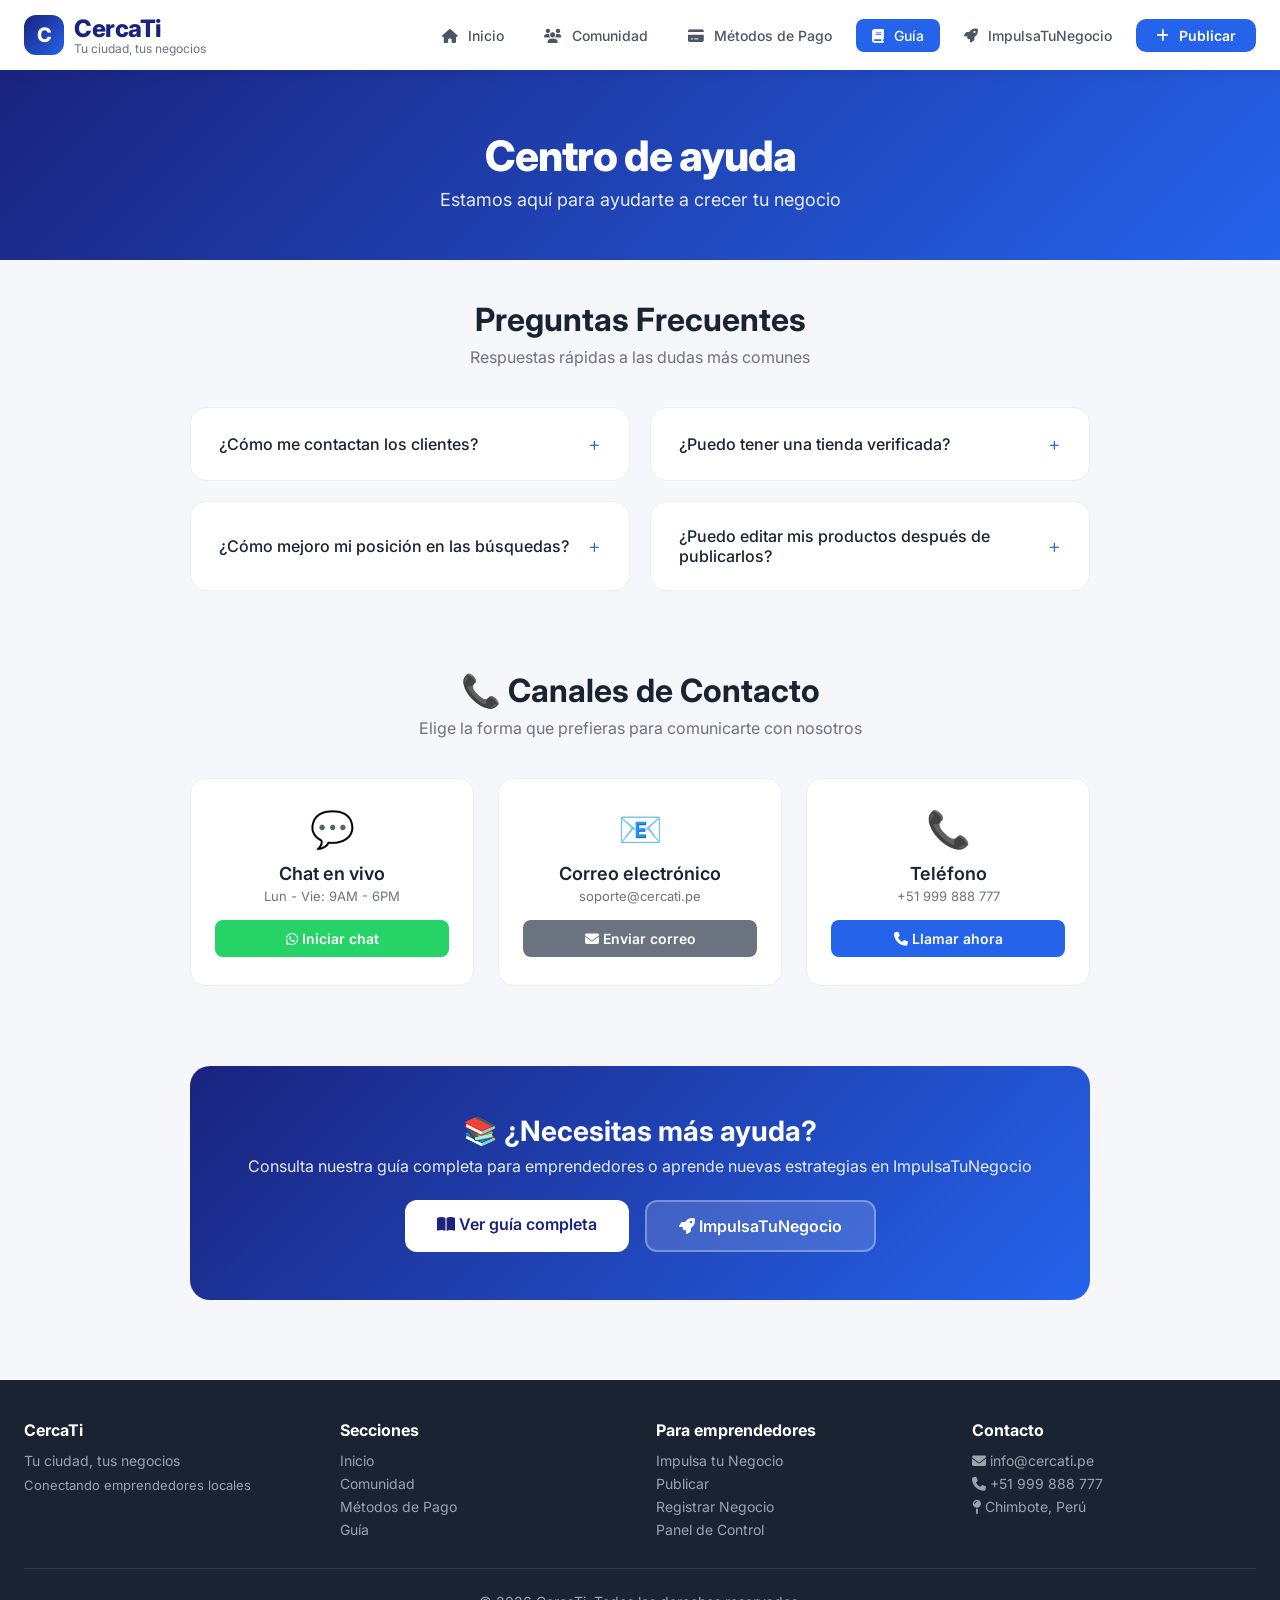
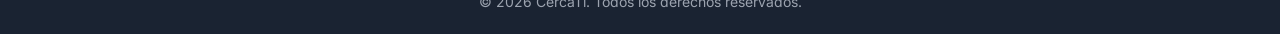
<file: pages/soporte.html>
<!DOCTYPE html>
<html lang="es">
<head>
    <meta charset="UTF-8">
    <meta name="viewport" content="width=device-width, initial-scale=1.0">
    <title>CercaTi - Ayuda y Soporte</title>
    
    <link rel="stylesheet" href="https://cdnjs.cloudflare.com/ajax/libs/font-awesome/6.4.0/css/all.min.css">
    
    <link href="https://fonts.googleapis.com/css2?family=Inter:wght@400;500;600;700;800&display=swap" rel="stylesheet">
    
    <link href="../assets/css/soporte.css" rel="stylesheet">

</head>
<body>

    <header class="header">
        <div class="header-container">
            <a href="../pages/dashboard.html" class="logo">
                <div class="logo-icon">C</div>
                <div>
                    <span class="logo-text">CercaTi</span>
                    <span class="logo-sub">Tu ciudad, tus negocios</span>
                </div>
            </a>
            
            <nav class="nav-menu">
                <a href="../pages/dashboard.html"><i class="fas fa-home"></i> <span>Inicio</span></a>
                <a href="../pages/comunidad.html"><i class="fas fa-users"></i> <span>Comunidad</span></a>
                <a href="../pages/metodos_pago.html"><i class="fas fa-credit-card"></i> <span>Métodos de Pago</span></a>
                <a href="guia.html" class="active"><i class="fas fa-book"></i> <span>Guía</span></a>
                <a href="#impulsa"><i class="fas fa-rocket"></i> <span>ImpulsaTuNegocio</span></a>
                <a href="#" class="btn-publicar"><i class="fas fa-plus"></i> <span>Publicar</span></a>
            </nav>
        </div>
    </header>

    <section class="hero-soporte">
        <h1>Centro de ayuda</h1>
        <p>Estamos aquí para ayudarte a crecer tu negocio</p>
    </section>

    <section class="section">
        <div class="section-header">
            <h2>Preguntas Frecuentes</h2>
            <p>Respuestas rápidas a las dudas más comunes</p>
        </div>

        <div class="faq-grid">
            <div class="faq-item">
                <span class="faq-text">¿Cómo me contactan los clientes?</span>
                <span class="faq-icon">+</span>
            </div>
            <div class="faq-item">
                <span class="faq-text">¿Puedo tener una tienda verificada?</span>
                <span class="faq-icon">+</span>
            </div>
            <div class="faq-item">
                <span class="faq-text">¿Cómo mejoro mi posición en las búsquedas?</span>
                <span class="faq-icon">+</span>
            </div>
            <div class="faq-item">
                <span class="faq-text">¿Puedo editar mis productos después de publicarlos?</span>
                <span class="faq-icon">+</span>
            </div>
        </div>
    </section>

    <section class="section">
        <div class="section-header">
            <h2>📞 Canales de Contacto</h2>
            <p>Elige la forma que prefieras para comunicarte con nosotros</p>
        </div>

        <div class="contact-grid">
            <!-- Chat en vivo -->
            <div class="contact-card">
                <span class="contact-icon">💬</span>
                <h4>Chat en vivo</h4>
                <p class="contact-desc">Lun - Vie: 9AM - 6PM</p>
                <button class="btn-contact whatsapp">
                    <i class="fab fa-whatsapp"></i> Iniciar chat
                </button>
            </div>

            <!-- Correo electrónico -->
            <div class="contact-card">
                <span class="contact-icon">📧</span>
                <h4>Correo electrónico</h4>
                <p class="contact-desc">soporte@cercati.pe</p>
                <button class="btn-contact email">
                    <i class="fas fa-envelope"></i> Enviar correo
                </button>
            </div>

            <!-- Teléfono -->
            <div class="contact-card">
                <span class="contact-icon">📞</span>
                <h4>Teléfono</h4>
                <p class="contact-desc">+51 999 888 777</p>
                <button class="btn-contact phone">
                    <i class="fas fa-phone"></i> Llamar ahora
                </button>
            </div>
        </div>
    </section>

    <section class="section">
        <div class="cta-final">
            <h2>📚 ¿Necesitas más ayuda?</h2>
            <p>Consulta nuestra guía completa para emprendedores o aprende nuevas estrategias en ImpulsaTuNegocio</p>
            <div class="btn-group">
                <a href="../pages/guia.html" class="btn-cta primary">
                    <i class="fas fa-book-open"></i> Ver guía completa
                </a>
                <a href="#" class="btn-cta secondary">
                    <i class="fas fa-rocket"></i> ImpulsaTuNegocio
                </a>
            </div>
        </div>
    </section>

    <footer class="footer">
        <div class="footer-container">
            <div>
                <h4>CercaTi</h4>
                <p style="font-size: 14px; margin-bottom: 8px;">Tu ciudad, tus negocios</p>
                <p style="font-size: 13px;">Conectando emprendedores locales</p>
            </div>
            <div>
                <h4>Secciones</h4>
                <a href="../pages/dashboard.html">Inicio</a>
                <a href="../pages/comunidad.html">Comunidad</a>
                <a href="../pages/metodos_pago.html">Métodos de Pago</a>
                <a href="../pages/guia.html">Guía</a>
            </div>
            <div>
                <h4>Para emprendedores</h4>
                <a href="#">Impulsa tu Negocio</a>
                <a href="#">Publicar</a>
                <a href="#">Registrar Negocio</a>
                <a href="#">Panel de Control</a>
            </div>
            <div>
                <h4>Contacto</h4>
                <a href="#"><i class="fas fa-envelope"></i> info@cercati.pe</a>
                <a href="#"><i class="fas fa-phone"></i> +51 999 888 777</a>
                <a href="#"><i class="fas fa-map-pin"></i> Chimbote, Perú</a>
            </div>
        </div>
        <div class="footer-bottom">
            © 2026 CercaTi. Todos los derechos reservados.
        </div>
    </footer>
    
    <script src="../assets/js/soporte.js"></script>

</body>
</html>
</file>
<file: assets/css/styles_index.css>
@import url('https://fonts.googleapis.com/css2?family=Poppins:wght@300;400;500;600;700&display=swap');

*{
    margin:0;
    padding:0;
    box-sizing:border-box;
    font-family:'Poppins', sans-serif;
}

body{

    min-height:100vh;

    display:flex;
    justify-content:center;
    align-items:center;

    background:
    linear-gradient(
        135deg,
        #2563eb 0%,
        #60a5fa 50%,
        #2563eb 100%
    );

    color:white;
}

.hero{

    width:100%;
    max-width:1200px;

    padding:40px 20px;

    text-align:center;
}

.logo-container{

    display:flex;
    justify-content:center;
    align-items:center;

    gap:20px;

    margin-bottom:25px;
}

.logo-box{

    width:65px;
    height:65px;

    background:white;

    border-radius:18px;

    display:flex;
    justify-content:center;
    align-items:center;
}

.logo-box i{

    color:#2563eb;
    font-size:30px;
}

.logo-container h1{

    font-size:4rem;
    font-weight:600;
}

.hero h2{

    font-size:3rem;
    font-weight:400;

    margin-bottom:20px;
}

.subtitle{

    max-width:900px;

    margin:auto;

    font-size:1.4rem;
    line-height:1.8;

    opacity:.95;
}

.stats-container{

    margin-top:70px;

    display:grid;

    grid-template-columns:
    repeat(3,1fr);

    gap:25px;
}

.stat-card{

    background:rgba(255,255,255,.08);

    border:1px solid rgba(255,255,255,.15);

    backdrop-filter: blur(10px);

    border-radius:20px;

    padding:35px;

    text-align:left;

    transition:.3s;
}

.stat-card:hover{

    transform:translateY(-8px);
}

.stat-card i{

    font-size:40px;

    color:#ff7a00;

    margin-bottom:20px;
}

.stat-card h3{

    margin-bottom:10px;

    font-size:1.8rem;
}

.stat-card p{

    opacity:.8;
}

.buttons-container{

    margin-top:50px;

    display:flex;
    justify-content:center;
    gap:20px;
}

.btn-login,
.btn-register{

    text-decoration:none;

    padding:18px 45px;

    border-radius:18px;

    font-size:1.2rem;

    font-weight:500;

    transition:.3s;
}

.btn-login{

    background:white;
    color:#2563eb;
}

.btn-login:hover{

    transform:translateY(-3px);
}

.btn-register{

    background:#ff7a00;
    color:white;
}

.btn-register:hover{

    transform:translateY(-3px);
}

.guest-link{

    display:inline-block;

    margin-top:45px;

    color:white;

    font-size:1.1rem;
}

.guest-link:hover{

    opacity:.8;
}

@media(max-width:900px){

    .logo-container h1{

        font-size:3rem;
    }

    .hero h2{

        font-size:2rem;
    }

    .stats-container{

        grid-template-columns:1fr;
    }

    .buttons-container{

        flex-direction:column;
        align-items:center;
    }
}

@media(max-width:600px){

    .logo-container{

        flex-direction:column;
    }

    .logo-container h1{

        font-size:2.5rem;
    }

    .hero h2{

        font-size:1.5rem;
    }

    .subtitle{

        font-size:1rem;
    }
}
</file>
<file: assets/css/comunidad.css>
* {
            margin: 0;
            padding: 0;
            box-sizing: border-box;
        }

        body {
            font-family: 'Inter', sans-serif;
            background: #f5f7fa;
            color: #1a2332;
        }

        .header {
            background: #ffffff;
            box-shadow: 0 2px 12px rgba(0, 0, 0, 0.06);
            position: sticky;
            top: 0;
            z-index: 1000;
            padding: 14px 0;
        }

        .header-container {
            max-width: 1280px;
            margin: 0 auto;
            padding: 0 24px;
            display: flex;
            align-items: center;
            justify-content: space-between;
        }

        .logo {
            display: flex;
            align-items: center;
            gap: 10px;
            text-decoration: none;
        }

        .logo-icon {
            width: 40px;
            height: 40px;
            background: linear-gradient(135deg, #1a237e, #2563eb);
            border-radius: 12px;
            display: flex;
            align-items: center;
            justify-content: center;
            color: white;
            font-size: 20px;
            font-weight: 800;
        }

        .logo-text {
            font-size: 24px;
            font-weight: 800;
            color: #1a237e;
            letter-spacing: -0.5px;
        }

        .logo-sub {
            font-size: 12px;
            color: #6b7280;
            font-weight: 400;
            display: block;
            margin-top: -2px;
        }

        .nav-menu {
            display: flex;
            align-items: center;
            gap: 8px;
        }

        .nav-menu a {
            padding: 8px 16px;
            color: #4b5563;
            text-decoration: none;
            font-size: 14px;
            font-weight: 500;
            border-radius: 8px;
            transition: all 0.3s ease;
        }

        .nav-menu a:hover {
            background: #f3f4f6;
            color: #1a237e;
        }

        .nav-menu a.active {
            background: #2563eb;
            color: white;
        }

        .nav-menu a i {
            margin-right: 6px;
        }

        .btn-publicar {
            background: #2563eb;
            color: white !important;
            padding: 8px 20px !important;
            border-radius: 10px !important;
            font-weight: 600 !important;
        }

        .btn-publicar:hover {
            background: #1d4ed8 !important;
            transform: translateY(-1px);
            box-shadow: 0 4px 12px rgba(37, 99, 235, 0.3);
        }

        /* ============================================ */
        /* HERO COMUNIDAD                              */
        /* ============================================ */

        .hero-comunidad {
            background: linear-gradient(135deg, #1a237e, #2563eb);
            padding: 60px 24px 50px;
            text-align: center;
            color: white;
        }

        .hero-comunidad h1 {
            font-size: 42px;
            font-weight: 800;
            margin-bottom: 12px;
            letter-spacing: -1px;
        }

        .hero-comunidad p {
            font-size: 18px;
            opacity: 0.9;
            max-width: 650px;
            margin: 0 auto;
        }

        /* ============================================ */
        /* ESTADÍSTICAS                                */
        /* ============================================ */

        .stats-section {
            background: white;
            padding: 40px 24px;
            border-bottom: 1px solid #f0f0f0;
        }

        .stats-grid {
            max-width: 1280px;
            margin: 0 auto;
            display: grid;
            grid-template-columns: repeat(4, 1fr);
            gap: 24px;
        }

        .stat-item {
            text-align: center;
            padding: 16px;
        }

        .stat-item .stat-number {
            font-size: 36px;
            font-weight: 800;
            color: #1a237e;
            display: block;
        }

        .stat-item .stat-label {
            font-size: 14px;
            color: #6b7280;
            margin-top: 4px;
        }

        /* ============================================ */
        /* SECCIÓN DE HISTORIAS                        */
        /* ============================================ */

        .section {
            max-width: 1280px;
            margin: 0 auto;
            padding: 40px 24px;
        }

        .section-header {
            text-align: center;
            margin-bottom: 40px;
        }

        .section-header h2 {
            font-size: 32px;
            font-weight: 700;
            color: #1a2332;
            margin-bottom: 8px;
        }

        .section-header p {
            font-size: 16px;
            color: #6b7280;
            max-width: 600px;
            margin: 0 auto;
        }

        /* ============================================ */
        /* FILTROS DE CATEGORÍAS                       */
        /* ============================================ */

        .filter-tabs {
            display: flex;
            gap: 12px;
            flex-wrap: wrap;
            justify-content: center;
            margin-bottom: 32px;
        }

        .filter-tabs .filter-btn {
            padding: 10px 24px;
            border: 2px solid #e5e7eb;
            border-radius: 10px;
            background: white;
            cursor: pointer;
            font-family: 'Inter', sans-serif;
            font-weight: 500;
            font-size: 14px;
            color: #4b5563;
            transition: all 0.3s ease;
        }

        .filter-tabs .filter-btn:hover {
            border-color: #2563eb;
            color: #2563eb;
            background: #f0f4ff;
        }

        .filter-tabs .filter-btn.active {
            border-color: #2563eb;
            background: #2563eb;
            color: white;
        }

        .filter-tabs .filter-btn .count {
            background: rgba(255, 255, 255, 0.2);
            padding: 0 8px;
            border-radius: 10px;
            font-size: 11px;
            margin-left: 4px;
        }

        .filter-tabs .filter-btn.active .count {
            background: rgba(255, 255, 255, 0.3);
        }

        /* ============================================ */
        /* TARJETAS DE HISTORIAS                       */
        /* ============================================ */

        .stories-grid {
            display: grid;
            grid-template-columns: repeat(2, 1fr);
            gap: 24px;
            max-width: 1000px;
            margin: 0 auto;
        }

        .story-card {
            background: white;
            border-radius: 20px;
            padding: 28px 24px;
            border: 1px solid #f0f0f0;
            transition: all 0.4s cubic-bezier(0.4, 0, 0.2, 1);
            position: relative;
        }

        .story-card:hover {
            transform: translateY(-6px);
            box-shadow: 0 16px 50px rgba(37, 99, 235, 0.08);
            border-color: #2563eb;
        }

        .story-card .story-badge {
            display: inline-block;
            padding: 4px 14px;
            border-radius: 20px;
            font-size: 12px;
            font-weight: 600;
            margin-bottom: 12px;
        }

        .story-card .story-badge.comida {
            background: #fef3c7;
            color: #d97706;
        }

        .story-card .story-badge.tecnologia {
            background: #dbeafe;
            color: #2563eb;
        }

        .story-card .story-badge.ropa {
            background: #fce4ec;
            color: #db2777;
        }

        .story-card .story-badge.artesania {
            background: #dcfce7;
            color: #16a34a;
        }

        .story-card .story-badge.belleza {
            background: #f3e8ff;
            color: #7c3aed;
        }

        .story-card .story-quote {
            font-size: 15px;
            color: #4b5563;
            line-height: 1.7;
            margin-bottom: 16px;
            padding-left: 16px;
            border-left: 3px solid #2563eb;
            font-style: italic;
        }

        .story-card .story-author {
            display: flex;
            align-items: center;
            gap: 14px;
            padding-top: 16px;
            border-top: 1px solid #f0f0f0;
        }

        .story-card .story-author .avatar {
            width: 48px;
            height: 48px;
            border-radius: 50%;
            background: linear-gradient(135deg, #2563eb, #1a237e);
            display: flex;
            align-items: center;
            justify-content: center;
            color: white;
            font-weight: 700;
            font-size: 18px;
            flex-shrink: 0;
        }

        .story-card .story-author .info h4 {
            font-size: 15px;
            font-weight: 600;
            color: #1a2332;
        }

        .story-card .story-author .info .detail {
            font-size: 13px;
            color: #6b7280;
        }

        .story-card .story-author .info .detail i {
            margin-right: 4px;
        }

        .story-card .story-rating {
            display: flex;
            align-items: center;
            gap: 6px;
            margin-top: 8px;
            font-size: 14px;
            color: #f59e0b;
        }

        .story-card .story-rating span {
            color: #6b7280;
            font-weight: 400;
        }

        .story-card .story-meta {
            display: flex;
            gap: 16px;
            flex-wrap: wrap;
            margin-top: 10px;
            font-size: 13px;
            color: #6b7280;
        }

        .story-card .story-meta i {
            color: #2563eb;
            margin-right: 4px;
        }

        /* ============================================ */
        /* TESTIMONIOS                                 */
        /* ============================================ */

        .testimonials-grid {
            display: grid;
            grid-template-columns: repeat(3, 1fr);
            gap: 24px;
            max-width: 1000px;
            margin: 0 auto;
        }

        .testimonial-card {
            background: white;
            border-radius: 16px;
            padding: 28px 24px;
            border: 1px solid #f0f0f0;
            transition: all 0.3s ease;
            text-align: center;
        }

        .testimonial-card:hover {
            transform: translateY(-4px);
            box-shadow: 0 8px 25px rgba(0, 0, 0, 0.06);
            border-color: #2563eb;
        }

        .testimonial-card .testimonial-icon {
            font-size: 32px;
            color: #2563eb;
            margin-bottom: 12px;
            display: block;
        }

        .testimonial-card .testimonial-text {
            font-size: 15px;
            color: #4b5563;
            line-height: 1.6;
            margin-bottom: 16px;
        }

        .testimonial-card .testimonial-author h4 {
            font-size: 15px;
            font-weight: 600;
            color: #1a2332;
        }

        .testimonial-card .testimonial-author .role {
            font-size: 13px;
            color: #6b7280;
        }

        /* ============================================ */
        /* CTA FINAL                                   */
        /* ============================================ */

        .cta-comunidad {
            background: linear-gradient(135deg, #1a237e, #2563eb);
            border-radius: 20px;
            padding: 48px 40px;
            text-align: center;
            color: white;
            max-width: 1000px;
            margin: 0 auto;
        }

        .cta-comunidad h2 {
            font-size: 32px;
            font-weight: 700;
            margin-bottom: 8px;
        }

        .cta-comunidad p {
            font-size: 16px;
            opacity: 0.9;
            margin-bottom: 24px;
            max-width: 600px;
            margin-left: auto;
            margin-right: auto;
        }

        .cta-comunidad .btn-cta {
            display: inline-block;
            padding: 14px 40px;
            background: white;
            color: #1a237e;
            border-radius: 12px;
            text-decoration: none;
            font-weight: 600;
            font-size: 16px;
            transition: all 0.3s ease;
        }

        .cta-comunidad .btn-cta:hover {
            transform: translateY(-2px);
            box-shadow: 0 8px 30px rgba(255, 255, 255, 0.2);
        }

        /* ============================================ */
        /* FOOTER                                      */
        /* ============================================ */

        .footer {
            background: #1a2332;
            color: #9ca3af;
            padding: 40px 24px 24px;
            margin-top: 40px;
        }

        .footer-container {
            max-width: 1280px;
            margin: 0 auto;
            display: grid;
            grid-template-columns: repeat(auto-fit, minmax(200px, 1fr));
            gap: 32px;
        }

        .footer h4 {
            color: white;
            font-size: 16px;
            margin-bottom: 12px;
        }

        .footer a {
            color: #9ca3af;
            text-decoration: none;
            display: block;
            margin-bottom: 6px;
            font-size: 14px;
            transition: color 0.3s ease, transform 0.3s ease;
        }

        .footer a:hover {
            color: white;
            transform: translateX(4px);
        }

        .footer-bottom {
            text-align: center;
            padding-top: 24px;
            margin-top: 24px;
            border-top: 1px solid #2d3748;
            font-size: 14px;
        }

        /* ============================================ */
        /* RESPONSIVE                                  */
        /* ============================================ */

        @media (max-width: 1024px) {
            .nav-menu a span {
                display: none;
            }
            .nav-menu a i {
                margin-right: 0;
                font-size: 18px;
            }
            .btn-publicar span {
                display: inline !important;
            }

            .testimonials-grid {
                grid-template-columns: 1fr 1fr;
            }
        }

        @media (max-width: 768px) {
            .header-container {
                flex-wrap: wrap;
                gap: 12px;
            }
            
            .nav-menu {
                order: 3;
                width: 100%;
                justify-content: center;
                flex-wrap: wrap;
            }

            .hero-comunidad h1 {
                font-size: 28px;
            }

            .hero-comunidad p {
                font-size: 16px;
            }

            .stats-grid {
                grid-template-columns: repeat(2, 1fr);
                gap: 16px;
            }

            .stat-item .stat-number {
                font-size: 28px;
            }

            .stories-grid {
                grid-template-columns: 1fr;
                max-width: 500px;
            }

            .testimonials-grid {
                grid-template-columns: 1fr;
                max-width: 400px;
            }

            .cta-comunidad {
                padding: 32px 24px;
            }

            .cta-comunidad h2 {
                font-size: 24px;
            }

            .filter-tabs .filter-btn {
                padding: 8px 16px;
                font-size: 13px;
            }
        }

        @media (max-width: 480px) {
            .hero-comunidad h1 {
                font-size: 24px;
            }

            .stats-grid {
                grid-template-columns: 1fr 1fr;
                gap: 12px;
            }

            .stat-item .stat-number {
                font-size: 24px;
            }

            .stat-item .stat-label {
                font-size: 12px;
            }

            .story-card {
                padding: 20px 16px;
            }

            .story-card .story-quote {
                font-size: 14px;
            }

            .testimonial-card {
                padding: 20px 16px;
            }

            .cta-comunidad {
                padding: 24px 16px;
            }

            .cta-comunidad h2 {
                font-size: 20px;
            }

            .filter-tabs {
                gap: 8px;
            }

            .filter-tabs .filter-btn {
                padding: 6px 12px;
                font-size: 12px;
            }
        }
</file>
<file: assets/css/guia.css>
* {
            margin: 0;
            padding: 0;
            box-sizing: border-box;
        }

        body {
            font-family: 'Inter', sans-serif;
            background: #f5f7fa;
            color: #1a2332;
        }

        .header {
            background: #ffffff;
            box-shadow: 0 2px 12px rgba(0, 0, 0, 0.06);
            position: sticky;
            top: 0;
            z-index: 1000;
            padding: 14px 0;
        }

        .header-container {
            max-width: 1280px;
            margin: 0 auto;
            padding: 0 24px;
            display: flex;
            align-items: center;
            justify-content: space-between;
        }

        .logo {
            display: flex;
            align-items: center;
            gap: 10px;
            text-decoration: none;
        }

        .logo-icon {
            width: 40px;
            height: 40px;
            background: linear-gradient(135deg, #1a237e, #2563eb);
            border-radius: 12px;
            display: flex;
            align-items: center;
            justify-content: center;
            color: white;
            font-size: 20px;
            font-weight: 800;
        }

        .logo-text {
            font-size: 24px;
            font-weight: 800;
            color: #1a237e;
            letter-spacing: -0.5px;
        }

        .logo-sub {
            font-size: 12px;
            color: #6b7280;
            font-weight: 400;
            display: block;
            margin-top: -2px;
        }

        .nav-menu {
            display: flex;
            align-items: center;
            gap: 8px;
        }

        .nav-menu a {
            padding: 8px 16px;
            color: #4b5563;
            text-decoration: none;
            font-size: 14px;
            font-weight: 500;
            border-radius: 8px;
            transition: all 0.3s ease;
        }

        .nav-menu a:hover {
            background: #f3f4f6;
            color: #1a237e;
        }

        .nav-menu a.active {
            background: #2563eb;
            color: white;
        }

        .nav-menu a i {
            margin-right: 6px;
        }

        .btn-publicar {
            background: #2563eb;
            color: white !important;
            padding: 8px 20px !important;
            border-radius: 10px !important;
            font-weight: 600 !important;
        }

        .btn-publicar:hover {
            background: #1d4ed8 !important;
            transform: translateY(-1px);
            box-shadow: 0 4px 12px rgba(37, 99, 235, 0.3);
        }

        /* ============================================ */
        /* HERO GUÍA                                   */
        /* ============================================ */

        .hero-guia {
            background: linear-gradient(135deg, #1a237e, #2563eb);
            padding: 60px 24px 50px;
            text-align: center;
            color: white;
        }

        .hero-guia h1 {
            font-size: 42px;
            font-weight: 800;
            margin-bottom: 12px;
            letter-spacing: -1px;
        }

        .hero-guia p {
            font-size: 18px;
            opacity: 0.9;
            max-width: 650px;
            margin: 0 auto;
        }

        /* ============================================ */
        /* SECCIÓN DE PASOS                            */
        /* ============================================ */

        .section {
            max-width: 1280px;
            margin: 0 auto;
            padding: 40px 24px;
        }

        .section-header {
            text-align: center;
            margin-bottom: 40px;
        }

        .section-header h2 {
            font-size: 32px;
            font-weight: 700;
            color: #1a2332;
            margin-bottom: 8px;
        }

        .section-header p {
            font-size: 16px;
            color: #6b7280;
            max-width: 600px;
            margin: 0 auto;
        }

        /* ============================================ */
        /* PASOS - GRID                                */
        /* ============================================ */

        .steps-grid {
            display: grid;
            grid-template-columns: repeat(2, 1fr);
            gap: 24px;
            max-width: 1000px;
            margin: 0 auto;
        }

        .step-card {
            background: white;
            border-radius: 20px;
            padding: 32px 28px;
            border: 1px solid #f0f0f0;
            transition: all 0.4s cubic-bezier(0.4, 0, 0.2, 1);
            position: relative;
            overflow: hidden;
        }

        .step-card::before {
            content: '';
            position: absolute;
            top: 0;
            left: 0;
            right: 0;
            height: 4px;
            background: linear-gradient(90deg, #2563eb, #60a5fa);
            opacity: 0;
            transition: opacity 0.4s ease;
        }

        .step-card:hover {
            transform: translateY(-6px);
            box-shadow: 0 16px 50px rgba(37, 99, 235, 0.08);
            border-color: #2563eb;
        }

        .step-card:hover::before {
            opacity: 1;
        }

        .step-card .step-number {
            display: inline-flex;
            align-items: center;
            justify-content: center;
            width: 44px;
            height: 44px;
            background: linear-gradient(135deg, #2563eb, #1a237e);
            color: white;
            border-radius: 50%;
            font-size: 18px;
            font-weight: 700;
            margin-bottom: 12px;
        }

        .step-card h3 {
            font-size: 20px;
            font-weight: 700;
            color: #1a2332;
            margin-bottom: 4px;
        }

        .step-card .step-subtitle {
            font-size: 14px;
            color: #6b7280;
            margin-bottom: 16px;
        }

        .step-card .step-list {
            list-style: none;
            padding: 0;
            margin: 0;
        }

        .step-card .step-list li {
            padding: 6px 0;
            font-size: 14px;
            color: #4b5563;
            display: flex;
            align-items: center;
            gap: 10px;
        }

        .step-card .step-list li i {
            color: #22c55e;
            font-size: 16px;
            width: 20px;
        }

        .step-card .step-list li .pending {
            color: #f59e0b;
        }

        .step-card .step-icon {
            font-size: 48px;
            display: block;
            margin-bottom: 12px;
        }

        /* ============================================ */
        /* CONSEJOS ÚTILES                             */
        /* ============================================ */

        .tips-grid {
            display: grid;
            grid-template-columns: repeat(2, 1fr);
            gap: 24px;
            max-width: 1000px;
            margin: 0 auto;
        }

        .tip-card {
            background: white;
            border-radius: 16px;
            padding: 28px 24px;
            border: 1px solid #f0f0f0;
            transition: all 0.3s ease;
        }

        .tip-card:hover {
            transform: translateY(-4px);
            box-shadow: 0 8px 25px rgba(0, 0, 0, 0.06);
            border-color: #2563eb;
        }

        .tip-card .tip-icon {
            font-size: 32px;
            display: block;
            margin-bottom: 8px;
        }

        .tip-card h4 {
            font-size: 17px;
            font-weight: 600;
            color: #1a2332;
            margin-bottom: 6px;
        }

        .tip-card p {
            font-size: 14px;
            color: #6b7280;
            line-height: 1.6;
        }

        /* ============================================ */
        /* CTA FINAL                                   */
        /* ============================================ */

        .cta-guia {
            background: linear-gradient(135deg, #1a237e, #2563eb);
            border-radius: 20px;
            padding: 48px 40px;
            text-align: center;
            color: white;
            max-width: 1000px;
            margin: 0 auto;
        }

        .cta-guia h2 {
            font-size: 32px;
            font-weight: 700;
            margin-bottom: 8px;
        }

        .cta-guia p {
            font-size: 16px;
            opacity: 0.9;
            margin-bottom: 24px;
            max-width: 600px;
            margin-left: auto;
            margin-right: auto;
        }

        .cta-guia .btn-cta {
            display: inline-block;
            padding: 14px 40px;
            background: white;
            color: #1a237e;
            border-radius: 12px;
            text-decoration: none;
            font-weight: 600;
            font-size: 16px;
            transition: all 0.3s ease;
        }

        .cta-guia .btn-cta:hover {
            transform: translateY(-2px);
            box-shadow: 0 8px 30px rgba(255, 255, 255, 0.2);
        }

        /* ============================================ */
        /* FOOTER                                      */
        /* ============================================ */

        .footer {
            background: #1a2332;
            color: #9ca3af;
            padding: 40px 24px 24px;
            margin-top: 40px;
        }

        .footer-container {
            max-width: 1280px;
            margin: 0 auto;
            display: grid;
            grid-template-columns: repeat(auto-fit, minmax(200px, 1fr));
            gap: 32px;
        }

        .footer h4 {
            color: white;
            font-size: 16px;
            margin-bottom: 12px;
        }

        .footer a {
            color: #9ca3af;
            text-decoration: none;
            display: block;
            margin-bottom: 6px;
            font-size: 14px;
            transition: color 0.3s ease, transform 0.3s ease;
        }

        .footer a:hover {
            color: white;
            transform: translateX(4px);
        }

        .footer-bottom {
            text-align: center;
            padding-top: 24px;
            margin-top: 24px;
            border-top: 1px solid #2d3748;
            font-size: 14px;
        }

        /* ============================================ */
        /* RESPONSIVE                                  */
        /* ============================================ */

        @media (max-width: 1024px) {
            .nav-menu a span {
                display: none;
            }
            .nav-menu a i {
                margin-right: 0;
                font-size: 18px;
            }
            .btn-publicar span {
                display: inline !important;
            }
        }

        @media (max-width: 768px) {
            .header-container {
                flex-wrap: wrap;
                gap: 12px;
            }
            
            .nav-menu {
                order: 3;
                width: 100%;
                justify-content: center;
                flex-wrap: wrap;
            }

            .hero-guia h1 {
                font-size: 28px;
            }

            .hero-guia p {
                font-size: 16px;
            }

            .steps-grid {
                grid-template-columns: 1fr;
                max-width: 500px;
            }

            .tips-grid {
                grid-template-columns: 1fr;
                max-width: 500px;
            }

            .cta-guia {
                padding: 32px 24px;
            }

            .cta-guia h2 {
                font-size: 24px;
            }

            .step-card {
                padding: 24px 20px;
            }
        }

        @media (max-width: 480px) {
            .hero-guia h1 {
                font-size: 24px;
            }

            .step-card {
                padding: 20px 16px;
            }

            .step-card h3 {
                font-size: 17px;
            }

            .step-card .step-list li {
                font-size: 13px;
            }

            .tip-card {
                padding: 20px 16px;
            }

            .cta-guia {
                padding: 24px 16px;
            }

            .cta-guia h2 {
                font-size: 20px;
            }

            .cta-guia p {
                font-size: 14px;
            }
        }
</file>
<file: assets/css/metodos_pago.css>
* {
            margin: 0;
            padding: 0;
            box-sizing: border-box;
        }

        body {
            font-family: 'Inter', sans-serif;
            background: #f5f7fa;
            color: #1a2332;
        }

        .header {
            background: #ffffff;
            box-shadow: 0 2px 12px rgba(0, 0, 0, 0.06);
            position: sticky;
            top: 0;
            z-index: 1000;
            padding: 14px 0;
        }

        .header-container {
            max-width: 1280px;
            margin: 0 auto;
            padding: 0 24px;
            display: flex;
            align-items: center;
            justify-content: space-between;
        }

        .logo {
            display: flex;
            align-items: center;
            gap: 10px;
            text-decoration: none;
        }

        .logo-icon {
            width: 40px;
            height: 40px;
            background: linear-gradient(135deg, #1a237e, #2563eb);
            border-radius: 12px;
            display: flex;
            align-items: center;
            justify-content: center;
            color: white;
            font-size: 20px;
            font-weight: 800;
        }

        .logo-text {
            font-size: 24px;
            font-weight: 800;
            color: #1a237e;
            letter-spacing: -0.5px;
        }

        .logo-sub {
            font-size: 12px;
            color: #6b7280;
            font-weight: 400;
            display: block;
            margin-top: -2px;
        }

        .nav-menu {
            display: flex;
            align-items: center;
            gap: 8px;
        }

        .nav-menu a {
            padding: 8px 16px;
            color: #4b5563;
            text-decoration: none;
            font-size: 14px;
            font-weight: 500;
            border-radius: 8px;
            transition: all 0.3s ease;
        }

        .nav-menu a:hover {
            background: #f3f4f6;
            color: #1a237e;
        }

        .nav-menu a.active {
            background: #2563eb;
            color: white;
        }

        .nav-menu a i {
            margin-right: 6px;
        }

        .btn-publicar {
            background: #2563eb;
            color: white !important;
            padding: 8px 20px !important;
            border-radius: 10px !important;
            font-weight: 600 !important;
        }

        .btn-publicar:hover {
            background: #1d4ed8 !important;
            transform: translateY(-1px);
            box-shadow: 0 4px 12px rgba(37, 99, 235, 0.3);
        }

        .payment-hero {
            background: linear-gradient(135deg, #1a237e, #2563eb);
            padding: 50px 24px 40px;
            text-align: center;
            color: white;
        }

        .payment-hero h1 {
            font-size: 36px;
            font-weight: 800;
            margin-bottom: 8px;
        }

        .payment-hero p {
            font-size: 16px;
            opacity: 0.9;
            max-width: 600px;
            margin: 0 auto;
        }

        .section {
            max-width: 1280px;
            margin: 0 auto;
            padding: 40px 24px;
        }

        .section-header {
            text-align: center;
            margin-bottom: 40px;
        }

        .section-header h2 {
            font-size: 32px;
            font-weight: 700;
            color: #1a2332;
            margin-bottom: 8px;
        }

        .section-header p {
            font-size: 16px;
            color: #6b7280;
        }

        /* ============================================ */
        /* MÉTODOS DE PAGO - GRID SIMÉTRICO            */
        /* ============================================ */

        .payment-grid {
            display: grid;
            grid-template-columns: repeat(2, 1fr);
            gap: 24px;
            max-width: 900px;
            margin: 0 auto;
        }

        .payment-card {
            background: white;
            border-radius: 20px;
            padding: 32px 28px;
            box-shadow: 0 2px 12px rgba(0, 0, 0, 0.04);
            border: 1px solid #f0f0f0;
            transition: all 0.4s cubic-bezier(0.4, 0, 0.2, 1);
            position: relative;
            overflow: hidden;
            display: flex;
            flex-direction: column;
        }

        .payment-card::before {
            content: '';
            position: absolute;
            top: 0;
            left: 0;
            right: 0;
            height: 4px;
            background: linear-gradient(90deg, #2563eb, #60a5fa);
            opacity: 0;
            transition: opacity 0.4s ease;
        }

        .payment-card:hover {
            transform: translateY(-8px);
            box-shadow: 0 16px 50px rgba(37, 99, 235, 0.12);
            border-color: #2563eb;
        }

        .payment-card:hover::before {
            opacity: 1;
        }

        .payment-card .card-icon {
            font-size: 48px;
            display: block;
            margin-bottom: 12px;
        }

        .payment-card h3 {
            font-size: 20px;
            font-weight: 700;
            color: #1a2332;
            margin-bottom: 4px;
        }

        .payment-card .card-subtitle {
            font-size: 14px;
            color: #6b7280;
            margin-bottom: 16px;
        }

        .payment-card .benefits {
            list-style: none;
            padding: 0;
            margin: 0 0 20px 0;
            flex: 1;
        }

        .payment-card .benefits li {
            padding: 6px 0;
            font-size: 14px;
            color: #4b5563;
            display: flex;
            align-items: center;
            gap: 10px;
        }

        .payment-card .benefits li i {
            color: #22c55e;
            font-size: 16px;
            width: 20px;
        }

        .payment-card .btn-payment {
            display: inline-block;
            padding: 12px 32px;
            background: #2563eb;
            color: white;
            border: none;
            border-radius: 10px;
            font-size: 15px;
            font-weight: 600;
            cursor: pointer;
            transition: all 0.3s ease;
            text-decoration: none;
            font-family: 'Inter', sans-serif;
            text-align: center;
            width: 100%;
        }

        .payment-card .btn-payment:hover {
            background: #1d4ed8;
            transform: translateY(-2px);
            box-shadow: 0 4px 15px rgba(37, 99, 235, 0.3);
        }

        /* ============================================ */
        /* TARJETA DE CRÉDITO - DISEÑO ESPECIAL        */
        /* ============================================ */

        .credit-card-visual {
            background: linear-gradient(135deg, #1a237e, #2563eb);
            border-radius: 16px;
            padding: 24px 28px;
            margin: 0 0 16px 0;
            color: white;
            min-height: 140px;
            display: flex;
            flex-direction: column;
            justify-content: space-between;
            position: relative;
            overflow: hidden;
        }

        .credit-card-visual::before {
            content: '';
            position: absolute;
            top: -50%;
            right: -30%;
            width: 200px;
            height: 200px;
            background: rgba(255, 255, 255, 0.05);
            border-radius: 50%;
        }

        .credit-card-visual::after {
            content: '';
            position: absolute;
            bottom: -40%;
            left: -20%;
            width: 150px;
            height: 150px;
            background: rgba(255, 255, 255, 0.03);
            border-radius: 50%;
        }

        .credit-card-visual .card-top {
            display: flex;
            justify-content: space-between;
            align-items: flex-start;
            position: relative;
            z-index: 1;
        }

        .credit-card-visual .card-top .card-chip {
            font-size: 32px;
        }

        .credit-card-visual .card-top .card-network {
            font-size: 28px;
            font-weight: 700;
            letter-spacing: 1px;
        }

        .credit-card-visual .card-number {
            font-size: 22px;
            font-weight: 600;
            letter-spacing: 3px;
            margin: 12px 0 8px 0;
            position: relative;
            z-index: 1;
            font-family: 'Courier New', monospace;
        }

        .credit-card-visual .card-bottom {
            display: flex;
            justify-content: space-between;
            align-items: flex-end;
            position: relative;
            z-index: 1;
        }

        .credit-card-visual .card-bottom .card-holder {
            font-size: 12px;
            text-transform: uppercase;
            opacity: 0.8;
        }

        .credit-card-visual .card-bottom .card-holder strong {
            display: block;
            font-size: 14px;
            opacity: 1;
            font-weight: 600;
            margin-top: 2px;
        }

        .credit-card-visual .card-bottom .card-expiry {
            font-size: 12px;
            text-align: right;
            opacity: 0.8;
        }

        .credit-card-visual .card-bottom .card-expiry strong {
            display: block;
            font-size: 14px;
            opacity: 1;
            font-weight: 600;
            margin-top: 2px;
        }

        /* ============================================ */
        /* BADGE DE SEGURIDAD                          */
        /* ============================================ */

        .security-badge {
            display: inline-flex;
            align-items: center;
            gap: 8px;
            background: #dcfce7;
            color: #16a34a;
            padding: 8px 16px;
            border-radius: 20px;
            font-size: 13px;
            font-weight: 500;
            margin-top: 12px;
        }

        .security-badge i {
            font-size: 16px;
        }

        /* ============================================ */
        /* SECCIÓN DE CARACTERÍSTICAS                  */
        /* ============================================ */

        .features-grid {
            display: grid;
            grid-template-columns: repeat(4, 1fr);
            gap: 20px;
            max-width: 900px;
            margin: 30px auto 0;
        }

        .feature-item {
            text-align: center;
            padding: 24px 16px;
            background: white;
            border-radius: 16px;
            border: 1px solid #f0f0f0;
            transition: all 0.3s ease;
        }

        .feature-item:hover {
            transform: translateY(-4px);
            box-shadow: 0 8px 25px rgba(0, 0, 0, 0.06);
            border-color: #2563eb;
        }

        .feature-item .feature-icon {
            font-size: 36px;
            display: block;
            margin-bottom: 8px;
        }

        .feature-item h4 {
            font-size: 16px;
            font-weight: 600;
            color: #1a2332;
            margin-bottom: 4px;
        }

        .feature-item p {
            font-size: 13px;
            color: #6b7280;
        }

        /* ============================================ */
        /* CTA FINAL DE SOPORTE                        */
        /* ============================================ */

        .support-cta {
            background: linear-gradient(135deg, #1a237e, #2563eb);
            border-radius: 20px;
            padding: 48px 40px;
            text-align: center;
            color: white;
            margin-top: 30px;
            max-width: 900px;
            margin-left: auto;
            margin-right: auto;
        }

        .support-cta h2 {
            font-size: 28px;
            font-weight: 700;
            margin-bottom: 8px;
        }

        .support-cta p {
            font-size: 16px;
            opacity: 0.9;
            margin-bottom: 24px;
        }

        .support-cta .btn-support {
            display: inline-block;
            padding: 14px 40px;
            background: #25D366;
            color: white;
            border-radius: 12px;
            text-decoration: none;
            font-weight: 600;
            font-size: 16px;
            transition: all 0.3s ease;
        }

        .support-cta .btn-support:hover {
            transform: translateY(-2px);
            box-shadow: 0 8px 30px rgba(37, 211, 102, 0.3);
        }

        .support-cta .btn-support i {
            margin-right: 8px;
        }

        /* ============================================ */
        /* FOOTER                                      */
        /* ============================================ */

        .footer {
            background: #1a2332;
            color: #9ca3af;
            padding: 40px 24px 24px;
            margin-top: 40px;
        }

        .footer-container {
            max-width: 1280px;
            margin: 0 auto;
            display: grid;
            grid-template-columns: repeat(auto-fit, minmax(200px, 1fr));
            gap: 32px;
        }

        .footer h4 {
            color: white;
            font-size: 16px;
            margin-bottom: 12px;
        }

        .footer a {
            color: #9ca3af;
            text-decoration: none;
            display: block;
            margin-bottom: 6px;
            font-size: 14px;
            transition: color 0.3s ease, transform 0.3s ease;
        }

        .footer a:hover {
            color: white;
            transform: translateX(4px);
        }

        .footer-bottom {
            text-align: center;
            padding-top: 24px;
            margin-top: 24px;
            border-top: 1px solid #2d3748;
            font-size: 14px;
        }

        /* ============================================ */
        /* RESPONSIVE                                  */
        /* ============================================ */

        @media (max-width: 1024px) {
            .nav-menu a span {
                display: none;
            }
            .nav-menu a i {
                margin-right: 0;
                font-size: 18px;
            }
            .btn-publicar span {
                display: inline !important;
            }
        }

        @media (max-width: 768px) {
            .header-container {
                flex-wrap: wrap;
                gap: 12px;
            }
            
            .nav-menu {
                order: 3;
                width: 100%;
                justify-content: center;
                flex-wrap: wrap;
            }

            .payment-hero h1 {
                font-size: 28px;
            }

            .payment-grid {
                grid-template-columns: 1fr;
                max-width: 500px;
            }

            .credit-card-visual {
                min-height: 130px;
                padding: 18px 20px;
            }

            .credit-card-visual .card-number {
                font-size: 18px;
                letter-spacing: 2px;
            }

            .support-cta {
                padding: 32px 24px;
            }

            .support-cta h2 {
                font-size: 22px;
            }

            .features-grid {
                grid-template-columns: repeat(2, 1fr);
                max-width: 500px;
            }
        }

        @media (max-width: 480px) {
            .payment-grid {
                grid-template-columns: 1fr;
                max-width: 100%;
            }

            .features-grid {
                grid-template-columns: 1fr;
                max-width: 100%;
            }

            .payment-hero h1 {
                font-size: 24px;
            }

            .credit-card-visual .card-number {
                font-size: 16px;
                letter-spacing: 1px;
            }

            .credit-card-visual {
                min-height: 110px;
                padding: 14px 16px;
            }

            .support-cta h2 {
                font-size: 20px;
            }

            .payment-card {
                padding: 24px 20px;
            }
        }
</file>
<file: assets/css/registro_comprador.css>
* {
            margin: 0;
            padding: 0;
            box-sizing: border-box;
        }

        body {
            font-family: 'Inter', sans-serif;
            background: #f0f2f5;
            min-height: 100vh;
            display: flex;
            align-items: center;
            justify-content: center;
            padding: 20px;
        }

        /* ============================================ */
        /* MODAL DE REGISTRO                            */
        /* ============================================ */
        
        .register-modal {
            max-width: 520px;
            width: 100%;
            padding: 40px 35px;
            background: #ffffff;
            border-radius: 24px;
            box-shadow: 0 20px 60px rgba(0, 0, 0, 0.15);
            animation: slideUp 0.4s ease;
        }

        @keyframes slideUp {
            from {
                opacity: 0;
                transform: translateY(30px);
            }
            to {
                opacity: 1;
                transform: translateY(0);
            }
        }

        /* --- Header del registro --- */
        .register-header {
            text-align: center;
            margin-bottom: 32px;
        }

        .register-title {
            font-family: 'Inter', sans-serif;
            font-size: 28px;
            font-weight: 700;
            color: #1a237e;
            margin-bottom: 4px;
            letter-spacing: -0.5px;
        }

        .register-subtitle {
            font-size: 20px;
            font-weight: 600;
            color: #1a2332;
            margin: 8px 0 4px 0;
        }

        .register-description {
            font-size: 14px;
            color: #6b7280;
            margin: 0;
        }

        /* --- Foto de perfil --- */
        .profile-photo-container {
            display: flex;
            flex-direction: column;
            align-items: center;
            margin-bottom: 28px;
        }

        .profile-photo-circle {
            width: 100px;
            height: 100px;
            border-radius: 50%;
            background: #f3f4f6;
            border: 3px dashed #d1d5db;
            position: relative;
            cursor: pointer;
            overflow: hidden;
            transition: all 0.3s ease;
            display: flex;
            align-items: center;
            justify-content: center;
        }

        .profile-photo-circle:hover {
            border-color: #2563eb;
            transform: scale(1.05);
        }

        .profile-photo-circle img {
            width: 100%;
            height: 100%;
            object-fit: cover;
        }

        .photo-overlay {
            position: absolute;
            top: 0;
            left: 0;
            width: 100%;
            height: 100%;
            background: rgba(0, 0, 0, 0.5);
            display: flex;
            flex-direction: column;
            align-items: center;
            justify-content: center;
            opacity: 0;
            transition: opacity 0.3s ease;
            color: white;
        }

        .profile-photo-circle:hover .photo-overlay {
            opacity: 1;
        }

        .photo-overlay i {
            font-size: 24px;
            margin-bottom: 4px;
        }

        .photo-overlay span {
            font-size: 11px;
            font-weight: 500;
        }

        .photo-hint {
            font-size: 12px;
            color: #9ca3af;
            margin-top: 8px;
        }

        /* --- Campos del formulario --- */
        .form-group {
            margin-bottom: 20px;
            position: relative;
        }

        .form-label {
            display: block;
            font-size: 14px;
            font-weight: 500;
            color: #1f2937;
            margin-bottom: 6px;
        }

        .form-input {
            width: 100%;
            padding: 12px 16px 12px 44px;
            font-size: 15px;
            font-family: 'Inter', sans-serif;
            color: #1f2937;
            background: #f9fafb;
            border: 2px solid #e5e7eb;
            border-radius: 12px;
            transition: all 0.3s ease;
            outline: none;
        }

        .form-input:focus {
            border-color: #2563eb;
            background: #ffffff;
            box-shadow: 0 0 0 4px rgba(37, 99, 235, 0.1);
        }

        .form-input::placeholder {
            color: #9ca3af;
            font-weight: 400;
        }

        .form-icon {
            position: absolute;
            left: 16px;
            top: 42px;
            color: #9ca3af;
            font-size: 18px;
            transition: color 0.3s ease;
        }

        .form-input:focus + .form-icon,
        .form-input:focus ~ .form-icon {
            color: #2563eb;
        }

        /* --- Campo de contraseña con toggle --- */
        .password-input-wrapper {
            position: relative;
        }

        .password-input-wrapper .form-input {
            padding-right: 44px;
        }

        .toggle-password {
            position: absolute;
            right: 16px;
            top: 50%;
            transform: translateY(-50%);
            color: #9ca3af;
            cursor: pointer;
            font-size: 18px;
            transition: color 0.3s ease;
            z-index: 2;
        }

        .toggle-password:hover {
            color: #2563eb;
        }

        /* --- Indicador de fuerza de contraseña --- */
        .password-strength {
            display: flex;
            align-items: center;
            gap: 6px;
            margin-top: 8px;
        }

        .strength-bar {
            flex: 1;
            height: 4px;
            background: #e5e7eb;
            border-radius: 4px;
            transition: all 0.3s ease;
        }

        .strength-bar.active.weak {
            background: #ef4444;
        }

        .strength-bar.active.medium {
            background: #f59e0b;
        }

        .strength-bar.active.strong {
            background: #22c55e;
        }

        .strength-text {
            font-size: 12px;
            color: #6b7280;
            min-width: 40px;
            text-align: right;
        }

        /* --- Checkbox términos --- */
        .form-check {
            display: flex;
            align-items: flex-start;
            gap: 10px;
            margin: 20px 0;
            padding: 10px 0;
        }

        .form-check input[type="checkbox"] {
            width: 18px;
            height: 18px;
            margin-top: 2px;
            accent-color: #2563eb;
            cursor: pointer;
            flex-shrink: 0;
        }

        .form-check label {
            font-size: 13px;
            color: #4b5563;
            line-height: 1.5;
        }

        .link {
            color: #2563eb;
            text-decoration: none;
            font-weight: 500;
            transition: color 0.3s ease;
        }

        .link:hover {
            color: #1d4ed8;
            text-decoration: underline;
        }

        /* --- Botón Crear cuenta --- */
        .btn-register {
            width: 100%;
            padding: 14px;
            font-size: 16px;
            font-weight: 600;
            background: #2563eb;
            color: white;
            border: none;
            border-radius: 12px;
            cursor: pointer;
            transition: all 0.3s ease;
            display: flex;
            align-items: center;
            justify-content: center;
            gap: 10px;
            margin-top: 8px;
        }

        .btn-register:hover {
            background: #1d4ed8;
            transform: translateY(-2px);
            box-shadow: 0 8px 25px rgba(37, 99, 235, 0.3);
        }

        .btn-register:active {
            transform: translateY(0);
        }

        .btn-register i {
            font-size: 18px;
        }

        /* --- Divisor "o continúa con" --- */
        .divider {
            display: flex;
            align-items: center;
            margin: 24px 0;
            color: #9ca3af;
            font-size: 13px;
        }

        .divider::before,
        .divider::after {
            content: '';
            flex: 1;
            height: 1px;
            background: #e5e7eb;
        }

        .divider span {
            padding: 0 16px;
            text-transform: lowercase;
        }

        /* --- Botón Google --- */
        .btn-google {
            width: 100%;
            padding: 12px;
            font-size: 15px;
            font-weight: 500;
            color: #1f2937;
            background: #ffffff;
            border: 2px solid #e5e7eb;
            border-radius: 12px;
            cursor: pointer;
            transition: all 0.3s ease;
            display: flex;
            align-items: center;
            justify-content: center;
            gap: 12px;
        }

        .btn-google:hover {
            background: #f9fafb;
            border-color: #d1d5db;
            transform: translateY(-2px);
            box-shadow: 0 4px 12px rgba(0, 0, 0, 0.05);
        }

        .google-icon {
            width: 20px;
            height: 20px;
            display: inline-block;
        }

        /* SVG de Google inline */
        .google-icon svg {
            width: 20px;
            height: 20px;
        }

        /* --- Footer del registro --- */
        .register-footer {
            text-align: center;
            margin-top: 24px;
            font-size: 14px;
            color: #6b7280;
        }

        .register-footer .link {
            font-weight: 600;
        }

        /* --- Estados de validación --- */
        .form-input.error {
            border-color: #ef4444;
            background: #fef2f2;
        }

        .form-input.success {
            border-color: #22c55e;
            background: #f0fdf4;
        }

        .form-input.success + .form-icon {
            color: #22c55e;
        }

        .form-input.error + .form-icon {
            color: #ef4444;
        }

        .error-message {
            font-size: 12px;
            color: #ef4444;
            margin-top: 6px;
            display: none;
        }

        .error-message.show {
            display: block;
        }

        /* --- Toast de notificación --- */
        .toast-success,
        .toast-error {
            position: fixed;
            bottom: 30px;
            right: 30px;
            padding: 16px 24px;
            border-radius: 12px;
            box-shadow: 0 10px 40px rgba(0, 0, 0, 0.15);
            display: flex;
            align-items: flex-start;
            gap: 14px;
            z-index: 9999;
            max-width: 400px;
            transform: translateX(120%);
            transition: transform 0.4s cubic-bezier(0.68, -0.55, 0.265, 1.55);
        }

        .toast-success.show,
        .toast-error.show {
            transform: translateX(0);
        }

        .toast-success {
            background: #dcfce7;
            border-left: 4px solid #22c55e;
            color: #166534;
        }

        .toast-success i {
            color: #22c55e;
            font-size: 24px;
        }

        .toast-error {
            background: #fee2e2;
            border-left: 4px solid #ef4444;
            color: #991b1b;
        }

        .toast-error i {
            color: #ef4444;
            font-size: 24px;
            margin-top: 2px;
        }

        .toast-error ul {
            margin: 4px 0 0 0;
            padding-left: 20px;
            font-size: 13px;
        }

        .toast-error ul li {
            margin: 2px 0;
        }

        /* --- Responsive para móvil --- */
        @media (max-width: 640px) {
            .register-modal {
                padding: 24px 20px;
                margin: 16px;
                border-radius: 16px;
            }

            .register-title {
                font-size: 24px;
            }

            .register-subtitle {
                font-size: 18px;
            }

            .profile-photo-circle {
                width: 80px;
                height: 80px;
            }

            .form-input {
                padding: 10px 14px 10px 40px;
                font-size: 14px;
            }

            .form-icon {
                left: 14px;
                top: 40px;
                font-size: 16px;
            }

            .btn-register {
                padding: 12px;
                font-size: 15px;
            }
        }
</file>
<file: assets/css/registro_emprendedor.css>
* {
            margin: 0;
            padding: 0;
            box-sizing: border-box;
        }

        body {
            font-family: 'Inter', sans-serif;
            background: #f0f2f5;
            min-height: 100vh;
            display: flex;
            align-items: center;
            justify-content: center;
            padding: 20px;
        }

        .register-modal {
            max-width: 560px;
            width: 100%;
            padding: 40px 35px;
            background: #ffffff;
            border-radius: 24px;
            box-shadow: 0 20px 60px rgba(0, 0, 0, 0.15);
            animation: slideUp 0.4s ease;
            max-height: 95vh;
            overflow-y: auto;
        }

        .register-modal::-webkit-scrollbar {
            width: 6px;
        }

        .register-modal::-webkit-scrollbar-track {
            background: #f3f4f6;
            border-radius: 10px;
        }

        .register-modal::-webkit-scrollbar-thumb {
            background: #d1d5db;
            border-radius: 10px;
        }

        @keyframes slideUp {
            from {
                opacity: 0;
                transform: translateY(30px);
            }
            to {
                opacity: 1;
                transform: translateY(0);
            }
        }

        .register-header {
            text-align: center;
            margin-bottom: 28px;
        }

        .register-title {
            font-family: 'Inter', sans-serif;
            font-size: 28px;
            font-weight: 700;
            color: #1a237e;
            margin-bottom: 4px;
            letter-spacing: -0.5px;
        }

        .register-subtitle {
            font-size: 20px;
            font-weight: 600;
            color: #1a2332;
            margin: 8px 0 4px 0;
        }

        .register-description {
            font-size: 14px;
            color: #6b7280;
            margin: 0;
        }

        .profile-photo-container {
            display: flex;
            flex-direction: column;
            align-items: center;
            margin-bottom: 24px;
        }

        .profile-photo-circle {
            width: 100px;
            height: 100px;
            border-radius: 50%;
            background: #f3f4f6;
            border: 3px dashed #d1d5db;
            position: relative;
            cursor: pointer;
            overflow: hidden;
            transition: all 0.3s ease;
            display: flex;
            align-items: center;
            justify-content: center;
        }

        .profile-photo-circle:hover {
            border-color: #2563eb;
            transform: scale(1.05);
        }

        .profile-photo-circle img {
            width: 100%;
            height: 100%;
            object-fit: cover;
        }

        .photo-overlay {
            position: absolute;
            top: 0;
            left: 0;
            width: 100%;
            height: 100%;
            background: rgba(0, 0, 0, 0.5);
            display: flex;
            flex-direction: column;
            align-items: center;
            justify-content: center;
            opacity: 0;
            transition: opacity 0.3s ease;
            color: white;
        }

        .profile-photo-circle:hover .photo-overlay {
            opacity: 1;
        }

        .photo-overlay i {
            font-size: 24px;
            margin-bottom: 4px;
        }

        .photo-overlay span {
            font-size: 11px;
            font-weight: 500;
        }

        .photo-hint {
            font-size: 12px;
            color: #9ca3af;
            margin-top: 8px;
        }

        .form-group {
            margin-bottom: 18px;
            position: relative;
        }

        .form-label {
            display: block;
            font-size: 14px;
            font-weight: 500;
            color: #1f2937;
            margin-bottom: 6px;
        }

        .form-input {
            width: 100%;
            padding: 12px 16px 12px 44px;
            font-size: 15px;
            font-family: 'Inter', sans-serif;
            color: #1f2937;
            background: #f9fafb;
            border: 2px solid #e5e7eb;
            border-radius: 12px;
            transition: all 0.3s ease;
            outline: none;
        }

        .form-input:focus {
            border-color: #2563eb;
            background: #ffffff;
            box-shadow: 0 0 0 4px rgba(37, 99, 235, 0.1);
        }

        .form-input::placeholder {
            color: #9ca3af;
            font-weight: 400;
        }

        .form-icon {
            position: absolute;
            left: 16px;
            top: 42px;
            color: #9ca3af;
            font-size: 18px;
            transition: color 0.3s ease;
        }

        .form-input:focus + .form-icon,
        .form-input:focus ~ .form-icon {
            color: #2563eb;
        }

        .password-input-wrapper {
            position: relative;
        }

        .password-input-wrapper .form-input {
            padding-right: 44px;
        }

        .toggle-password {
            position: absolute;
            right: 16px;
            top: 50%;
            transform: translateY(-50%);
            color: #9ca3af;
            cursor: pointer;
            font-size: 18px;
            transition: color 0.3s ease;
            z-index: 2;
        }

        .toggle-password:hover {
            color: #2563eb;
        }

        .password-strength {
            display: flex;
            align-items: center;
            gap: 6px;
            margin-top: 8px;
        }

        .strength-bar {
            flex: 1;
            height: 4px;
            background: #e5e7eb;
            border-radius: 4px;
            transition: all 0.3s ease;
        }

        .strength-bar.active.weak {
            background: #ef4444;
        }

        .strength-bar.active.medium {
            background: #f59e0b;
        }

        .strength-bar.active.strong {
            background: #22c55e;
        }

        .strength-text {
            font-size: 12px;
            color: #6b7280;
            min-width: 40px;
            text-align: right;
        }

        .form-check {
            display: flex;
            align-items: flex-start;
            gap: 10px;
            margin: 18px 0 20px 0;
            padding: 10px 0;
        }

        .form-check input[type="checkbox"] {
            width: 18px;
            height: 18px;
            margin-top: 2px;
            accent-color: #2563eb;
            cursor: pointer;
            flex-shrink: 0;
        }

        .form-check label {
            font-size: 13px;
            color: #4b5563;
            line-height: 1.5;
        }

        .link {
            color: #2563eb;
            text-decoration: none;
            font-weight: 500;
            transition: color 0.3s ease;
        }

        .link:hover {
            color: #1d4ed8;
            text-decoration: underline;
        }

        .btn-register {
            width: 100%;
            padding: 14px;
            font-size: 16px;
            font-weight: 600;
            background: #2563eb;
            color: white;
            border: none;
            border-radius: 12px;
            cursor: pointer;
            transition: all 0.3s ease;
            display: flex;
            align-items: center;
            justify-content: center;
            gap: 10px;
            margin-top: 8px;
        }

        .btn-register:hover {
            background: #1d4ed8;
            transform: translateY(-2px);
            box-shadow: 0 8px 25px rgba(37, 99, 235, 0.3);
        }

        .btn-register:active {
            transform: translateY(0);
        }

        .btn-register i {
            font-size: 18px;
        }

        .divider {
            display: flex;
            align-items: center;
            margin: 22px 0;
            color: #9ca3af;
            font-size: 13px;
        }

        .divider::before,
        .divider::after {
            content: '';
            flex: 1;
            height: 1px;
            background: #e5e7eb;
        }

        .divider span {
            padding: 0 16px;
            text-transform: lowercase;
        }

        .btn-google {
            width: 100%;
            padding: 12px;
            font-size: 15px;
            font-weight: 500;
            color: #1f2937;
            background: #ffffff;
            border: 2px solid #e5e7eb;
            border-radius: 12px;
            cursor: pointer;
            transition: all 0.3s ease;
            display: flex;
            align-items: center;
            justify-content: center;
            gap: 12px;
        }

        .btn-google:hover {
            background: #f9fafb;
            border-color: #d1d5db;
            transform: translateY(-2px);
            box-shadow: 0 4px 12px rgba(0, 0, 0, 0.05);
        }

        .google-icon {
            width: 20px;
            height: 20px;
            display: inline-block;
        }

        .google-icon svg {
            width: 20px;
            height: 20px;
        }

        .register-footer {
            text-align: center;
            margin-top: 24px;
            font-size: 14px;
            color: #6b7280;
        }

        .register-footer .link {
            font-weight: 600;
        }

        .form-input.error {
            border-color: #ef4444;
            background: #fef2f2;
        }

        .form-input.success {
            border-color: #22c55e;
            background: #f0fdf4;
        }

        .form-input.success + .form-icon {
            color: #22c55e;
        }

        .form-input.error + .form-icon {
            color: #ef4444;
        }

        .error-message {
            font-size: 12px;
            color: #ef4444;
            margin-top: 6px;
            display: none;
        }

        .error-message.show {
            display: block;
        }

        .toast-success,
        .toast-error {
            position: fixed;
            bottom: 30px;
            right: 30px;
            padding: 16px 24px;
            border-radius: 12px;
            box-shadow: 0 10px 40px rgba(0, 0, 0, 0.15);
            display: flex;
            align-items: flex-start;
            gap: 14px;
            z-index: 9999;
            max-width: 400px;
            transform: translateX(120%);
            transition: transform 0.4s cubic-bezier(0.68, -0.55, 0.265, 1.55);
        }

        .toast-success.show,
        .toast-error.show {
            transform: translateX(0);
        }

        .toast-success {
            background: #dcfce7;
            border-left: 4px solid #22c55e;
            color: #166534;
        }

        .toast-success i {
            color: #22c55e;
            font-size: 24px;
        }

        .toast-error {
            background: #fee2e2;
            border-left: 4px solid #ef4444;
            color: #991b1b;
        }

        .toast-error i {
            color: #ef4444;
            font-size: 24px;
            margin-top: 2px;
        }

        .toast-error ul {
            margin: 4px 0 0 0;
            padding-left: 20px;
            font-size: 13px;
        }

        .toast-error ul li {
            margin: 2px 0;
        }

        @media (max-width: 640px) {
            .register-modal {
                padding: 24px 20px;
                margin: 12px;
                border-radius: 16px;
                max-height: 98vh;
            }

            .register-title {
                font-size: 24px;
            }

            .register-subtitle {
                font-size: 18px;
            }

            .profile-photo-circle {
                width: 80px;
                height: 80px;
            }

            .form-input {
                padding: 10px 14px 10px 40px;
                font-size: 14px;
            }

            .form-icon {
                left: 14px;
                top: 40px;
                font-size: 16px;
            }

            .btn-register {
                padding: 12px;
                font-size: 15px;
            }

            .register-modal::-webkit-scrollbar {
                width: 4px;
            }
        }

        @media (max-width: 400px) {
            .register-modal {
                padding: 20px 16px;
            }

            .register-title {
                font-size: 22px;
            }

            .register-subtitle {
                font-size: 16px;
            }

            .profile-photo-circle {
                width: 70px;
                height: 70px;
            }

            .form-input {
                padding: 8px 12px 8px 36px;
                font-size: 13px;
            }

            .form-icon {
                left: 12px;
                top: 38px;
                font-size: 14px;
            }
        }
</file>
<file: assets/css/registro_index.css>
@import url('https://fonts.googleapis.com/css2?family=Poppins:wght@300;400;500;600;700&display=swap');

*{
    margin:0;
    padding:0;
    box-sizing:border-box;
    font-family:'Poppins',sans-serif;
}

body{

    min-height:100vh;

    background:
    linear-gradient(
        135deg,
        #2563eb,
        #60a5fa
    );

    color:white;
}

.container{

    max-width:1200px;

    margin:auto;

    padding:40px 20px;
}

.back-btn{

    color:white;

    text-decoration:none;

    display:inline-flex;

    gap:10px;

    align-items:center;

    margin-bottom:30px;
}

.header{

    text-align:center;

    margin-bottom:60px;
}

.header h1{

    font-size:3rem;

    margin-bottom:10px;
}

.header p{

    opacity:.9;
}

.cards{

    display:flex;

    gap:30px;

    justify-content:center;

    flex-wrap:wrap;
}

.card{

    background:white;

    color:#1e293b;

    width:450px;

    border-radius:25px;

    padding:30px;

    box-shadow:
    0 15px 30px rgba(0,0,0,.12);

    transition:.3s;
}

.card:hover{

    transform:translateY(-8px);
}

.icon{

    width:70px;
    height:70px;

    border-radius:18px;

    display:flex;
    justify-content:center;
    align-items:center;

    color:white;

    font-size:28px;

    margin-bottom:25px;
}

.blue{

    background:#3b82f6;
}

.orange{

    background:#ff7a00;
}

.card h2{

    margin-bottom:20px;
}

.card ul{

    list-style:none;

    margin-bottom:30px;
}

.card ul li{

    margin-bottom:15px;

    color:#64748b;

    position:relative;

    padding-left:20px;
}

.card ul li::before{

    content:"✓";

    position:absolute;

    left:0;
}

.buyer ul li::before{

    color:#2563eb;
}

.seller ul li::before{

    color:#ff7a00;
}

.card a{

    text-decoration:none;

    font-weight:600;

    display:inline-flex;

    align-items:center;

    gap:10px;
}

.buyer a{

    color:#2563eb;
}

.seller a{

    color:#ff7a00;
}

@media(max-width:992px){

    .cards{

        flex-direction:column;

        align-items:center;
    }

    .card{

        width:100%;
        max-width:500px;
    }
}

@media(max-width:576px){

    .header h1{

        font-size:2rem;
    }

    .card{

        padding:25px;
    }
}
</file>
<file: assets/css/soporte.css>
* {
            margin: 0;
            padding: 0;
            box-sizing: border-box;
        }

        body {
            font-family: 'Inter', sans-serif;
            background: #f5f7fa;
            color: #1a2332;
        }

        .header {
            background: #ffffff;
            box-shadow: 0 2px 12px rgba(0, 0, 0, 0.06);
            position: sticky;
            top: 0;
            z-index: 1000;
            padding: 14px 0;
        }

        .header-container {
            max-width: 1280px;
            margin: 0 auto;
            padding: 0 24px;
            display: flex;
            align-items: center;
            justify-content: space-between;
        }

        .logo {
            display: flex;
            align-items: center;
            gap: 10px;
            text-decoration: none;
        }

        .logo-icon {
            width: 40px;
            height: 40px;
            background: linear-gradient(135deg, #1a237e, #2563eb);
            border-radius: 12px;
            display: flex;
            align-items: center;
            justify-content: center;
            color: white;
            font-size: 20px;
            font-weight: 800;
        }

        .logo-text {
            font-size: 24px;
            font-weight: 800;
            color: #1a237e;
            letter-spacing: -0.5px;
        }

        .logo-sub {
            font-size: 12px;
            color: #6b7280;
            font-weight: 400;
            display: block;
            margin-top: -2px;
        }

        .nav-menu {
            display: flex;
            align-items: center;
            gap: 8px;
        }

        .nav-menu a {
            padding: 8px 16px;
            color: #4b5563;
            text-decoration: none;
            font-size: 14px;
            font-weight: 500;
            border-radius: 8px;
            transition: all 0.3s ease;
        }

        .nav-menu a:hover {
            background: #f3f4f6;
            color: #1a237e;
        }

        .nav-menu a.active {
            background: #2563eb;
            color: white;
        }

        .nav-menu a i {
            margin-right: 6px;
        }

        .btn-publicar {
            background: #2563eb;
            color: white !important;
            padding: 8px 20px !important;
            border-radius: 10px !important;
            font-weight: 600 !important;
        }

        .btn-publicar:hover {
            background: #1d4ed8 !important;
            transform: translateY(-1px);
            box-shadow: 0 4px 12px rgba(37, 99, 235, 0.3);
        }

        .hero-soporte {
            background: linear-gradient(135deg, #1a237e, #2563eb);
            padding: 60px 24px 50px;
            text-align: center;
            color: white;
        }

        .hero-soporte h1 {
            font-size: 42px;
            font-weight: 800;
            margin-bottom: 8px;
            letter-spacing: -1px;
        }

        .hero-soporte p {
            font-size: 18px;
            opacity: 0.9;
            max-width: 600px;
            margin: 0 auto;
        }

        .section {
            max-width: 1280px;
            margin: 0 auto;
            padding: 40px 24px;
        }

        .section-header {
            text-align: center;
            margin-bottom: 40px;
        }

        .section-header h2 {
            font-size: 32px;
            font-weight: 700;
            color: #1a2332;
            margin-bottom: 8px;
        }

        .section-header p {
            font-size: 16px;
            color: #6b7280;
        }

        /* ============================================ */
        /* PREGUNTAS FRECUENTES (FAQ)                  */
        /* ============================================ */

        .faq-grid {
            display: grid;
            grid-template-columns: repeat(2, 1fr);
            gap: 20px;
            max-width: 900px;
            margin: 0 auto;
        }

        .faq-item {
            background: white;
            border-radius: 16px;
            padding: 24px 28px;
            border: 1px solid #f0f0f0;
            cursor: pointer;
            transition: all 0.3s ease;
            display: flex;
            justify-content: space-between;
            align-items: center;
        }

        .faq-item:hover {
            border-color: #2563eb;
            transform: translateY(-2px);
            box-shadow: 0 8px 25px rgba(37, 99, 235, 0.08);
        }

        .faq-item .faq-text {
            font-size: 16px;
            font-weight: 500;
            color: #1a2332;
        }

        .faq-item .faq-icon {
            font-size: 20px;
            color: #2563eb;
            font-weight: 300;
            transition: transform 0.3s ease;
        }

        .faq-item:hover .faq-icon {
            transform: rotate(90deg);
        }

        /* ============================================ */
        /* CANALES DE CONTACTO                         */
        /* ============================================ */

        .contact-grid {
            display: grid;
            grid-template-columns: repeat(3, 1fr);
            gap: 24px;
            max-width: 900px;
            margin: 0 auto;
        }

        .contact-card {
            background: white;
            border-radius: 16px;
            padding: 28px 24px;
            border: 1px solid #f0f0f0;
            text-align: center;
            transition: all 0.3s ease;
        }

        .contact-card:hover {
            transform: translateY(-4px);
            box-shadow: 0 8px 25px rgba(0, 0, 0, 0.06);
            border-color: #2563eb;
        }

        .contact-card .contact-icon {
            font-size: 36px;
            display: block;
            margin-bottom: 12px;
        }

        .contact-card h4 {
            font-size: 18px;
            font-weight: 600;
            color: #1a2332;
            margin-bottom: 4px;
        }

        .contact-card .contact-desc {
            font-size: 13px;
            color: #6b7280;
            margin-bottom: 4px;
        }

        .contact-card .contact-info {
            font-size: 15px;
            font-weight: 600;
            color: #1a237e;
        }

        .contact-card .btn-contact {
            display: inline-block;
            margin-top: 12px;
            padding: 10px 24px;
            background: #2563eb;
            color: white;
            border: none;
            border-radius: 8px;
            font-size: 14px;
            font-weight: 600;
            cursor: pointer;
            transition: all 0.3s ease;
            text-decoration: none;
            font-family: 'Inter', sans-serif;
            width: 100%;
        }

        .contact-card .btn-contact:hover {
            background: #1d4ed8;
            transform: translateY(-2px);
            box-shadow: 0 4px 15px rgba(37, 99, 235, 0.3);
        }

        .contact-card .btn-contact.whatsapp {
            background: #25D366;
        }

        .contact-card .btn-contact.whatsapp:hover {
            background: #1da851;
            box-shadow: 0 4px 15px rgba(37, 211, 102, 0.3);
        }

        .contact-card .btn-contact.email {
            background: #6b7280;
        }

        .contact-card .btn-contact.email:hover {
            background: #4b5563;
        }

        .contact-card .btn-contact.phone {
            background: #2563eb;
        }

        /* ============================================ */
        /* CTA FINAL                                   */
        /* ============================================ */

        .cta-final {
            background: linear-gradient(135deg, #1a237e, #2563eb);
            border-radius: 20px;
            padding: 48px 40px;
            text-align: center;
            color: white;
            max-width: 900px;
            margin: 0 auto;
        }

        .cta-final h2 {
            font-size: 28px;
            font-weight: 700;
            margin-bottom: 8px;
        }

        .cta-final p {
            font-size: 16px;
            opacity: 0.9;
            margin-bottom: 24px;
        }

        .cta-final .btn-group {
            display: flex;
            gap: 16px;
            justify-content: center;
            flex-wrap: wrap;
        }

        .cta-final .btn-group .btn-cta {
            display: inline-block;
            padding: 14px 32px;
            border-radius: 12px;
            text-decoration: none;
            font-weight: 600;
            font-size: 16px;
            transition: all 0.3s ease;
        }

        .cta-final .btn-group .btn-cta.primary {
            background: white;
            color: #1a237e;
        }

        .cta-final .btn-group .btn-cta.primary:hover {
            transform: translateY(-2px);
            box-shadow: 0 8px 30px rgba(255, 255, 255, 0.2);
        }

        .cta-final .btn-group .btn-cta.secondary {
            background: rgba(255, 255, 255, 0.15);
            color: white;
            border: 2px solid rgba(255, 255, 255, 0.3);
        }

        .cta-final .btn-group .btn-cta.secondary:hover {
            background: rgba(255, 255, 255, 0.25);
            transform: translateY(-2px);
        }

        /* ============================================ */
        /* FOOTER                                      */
        /* ============================================ */

        .footer {
            background: #1a2332;
            color: #9ca3af;
            padding: 40px 24px 24px;
            margin-top: 40px;
        }

        .footer-container {
            max-width: 1280px;
            margin: 0 auto;
            display: grid;
            grid-template-columns: repeat(auto-fit, minmax(200px, 1fr));
            gap: 32px;
        }

        .footer h4 {
            color: white;
            font-size: 16px;
            margin-bottom: 12px;
        }

        .footer a {
            color: #9ca3af;
            text-decoration: none;
            display: block;
            margin-bottom: 6px;
            font-size: 14px;
            transition: color 0.3s ease, transform 0.3s ease;
        }

        .footer a:hover {
            color: white;
            transform: translateX(4px);
        }

        .footer-bottom {
            text-align: center;
            padding-top: 24px;
            margin-top: 24px;
            border-top: 1px solid #2d3748;
            font-size: 14px;
        }

        /* ============================================ */
        /* RESPONSIVE                                  */
        /* ============================================ */

        @media (max-width: 1024px) {
            .nav-menu a span {
                display: none;
            }
            .nav-menu a i {
                margin-right: 0;
                font-size: 18px;
            }
            .btn-publicar span {
                display: inline !important;
            }
        }

        @media (max-width: 768px) {
            .header-container {
                flex-wrap: wrap;
                gap: 12px;
            }
            
            .nav-menu {
                order: 3;
                width: 100%;
                justify-content: center;
                flex-wrap: wrap;
            }

            .hero-soporte h1 {
                font-size: 28px;
            }

            .hero-soporte p {
                font-size: 16px;
            }

            .faq-grid {
                grid-template-columns: 1fr;
                max-width: 500px;
            }

            .contact-grid {
                grid-template-columns: 1fr;
                max-width: 400px;
            }

            .cta-final {
                padding: 32px 24px;
            }

            .cta-final h2 {
                font-size: 22px;
            }

            .cta-final .btn-group {
                flex-direction: column;
                align-items: center;
            }

            .cta-final .btn-group .btn-cta {
                width: 100%;
                max-width: 300px;
                text-align: center;
            }
        }

        @media (max-width: 480px) {
            .hero-soporte h1 {
                font-size: 24px;
            }

            .faq-grid {
                max-width: 100%;
            }

            .contact-grid {
                max-width: 100%;
            }

            .faq-item {
                padding: 18px 20px;
            }

            .faq-item .faq-text {
                font-size: 14px;
            }

            .contact-card {
                padding: 20px 16px;
            }
        }
</file>
